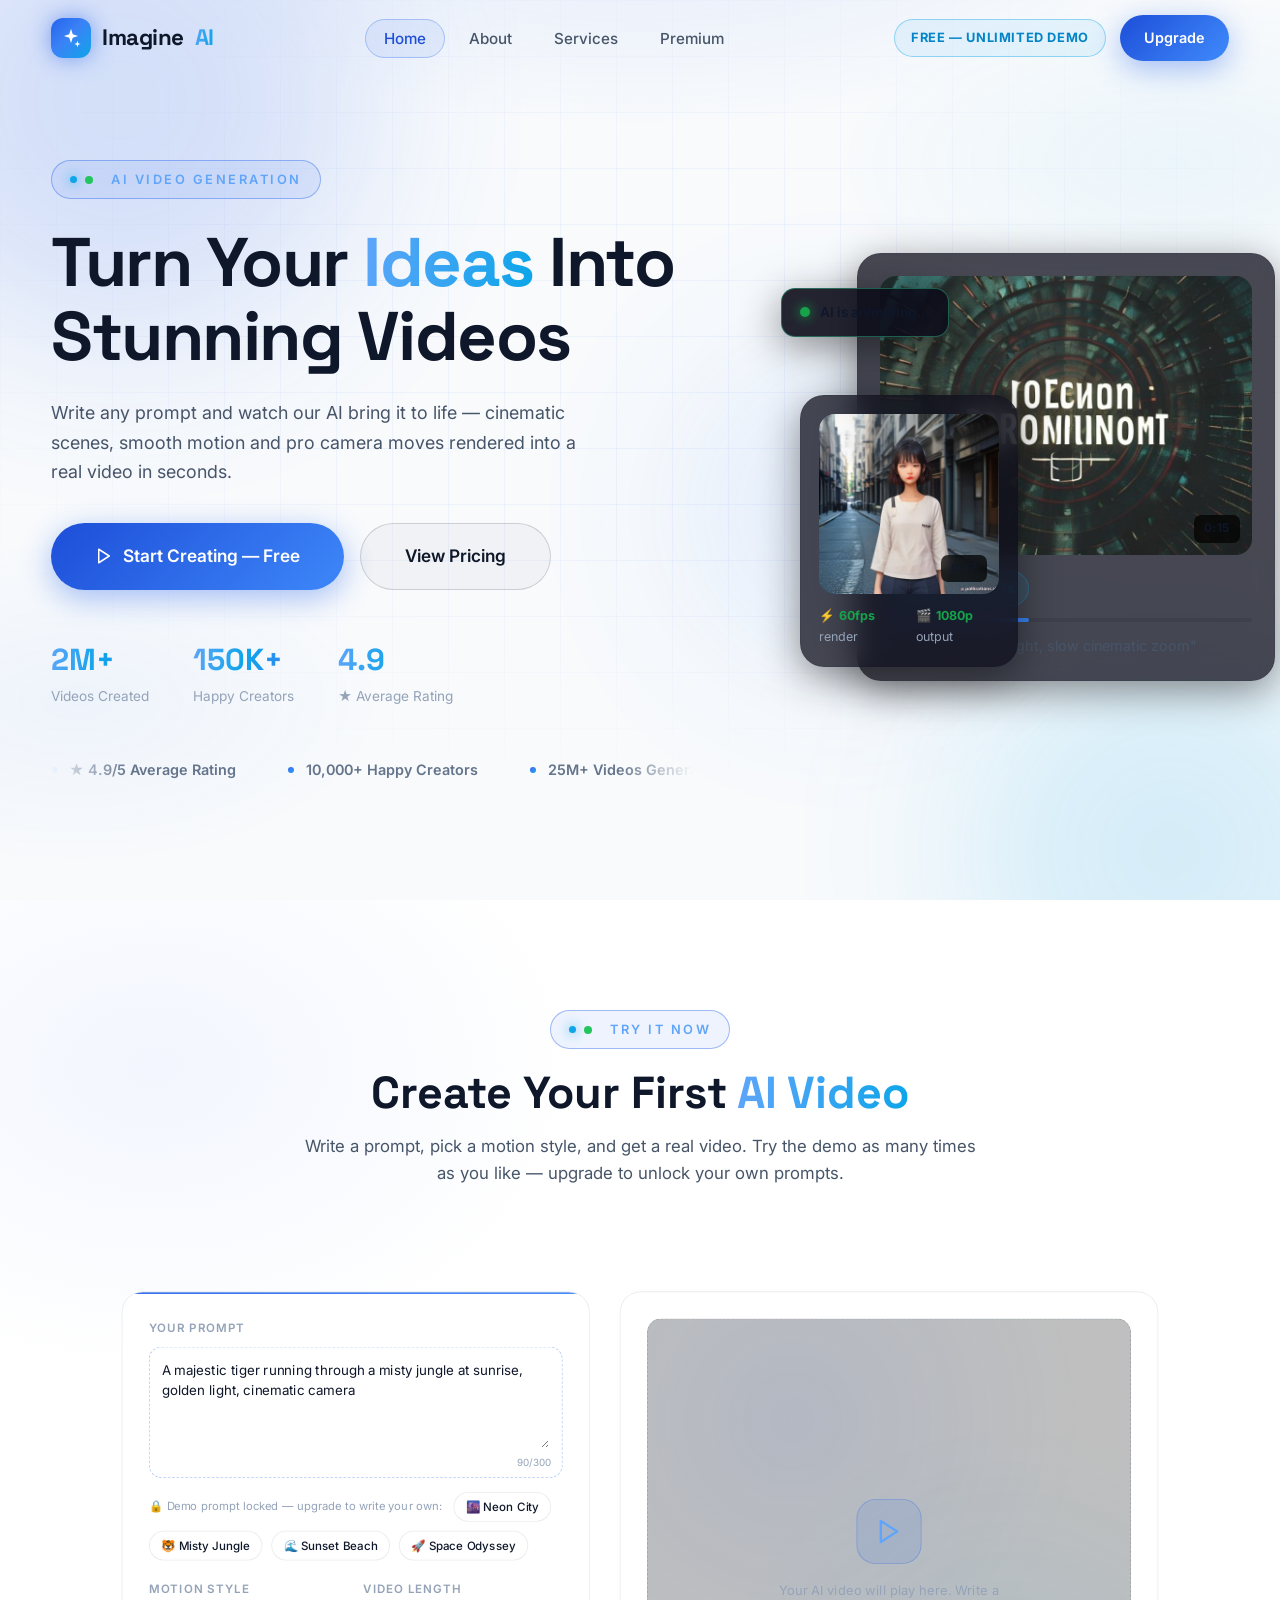
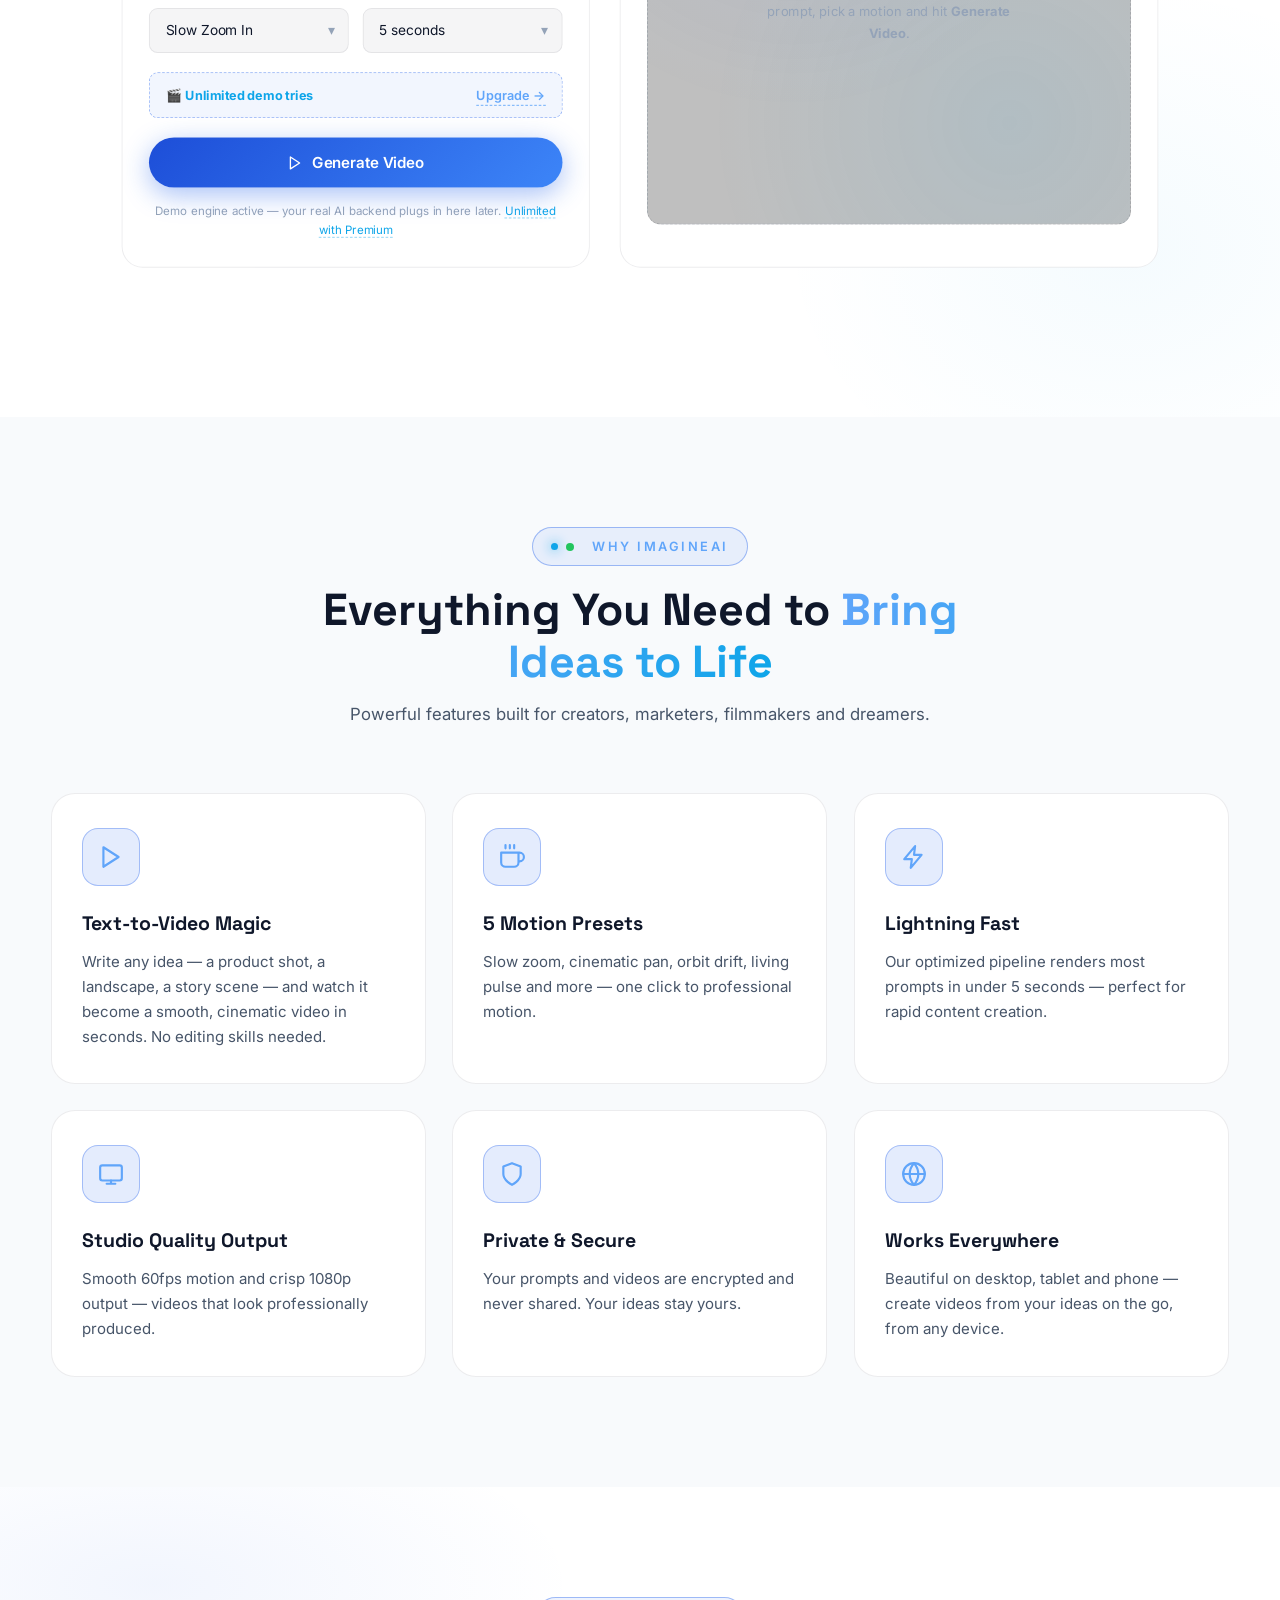
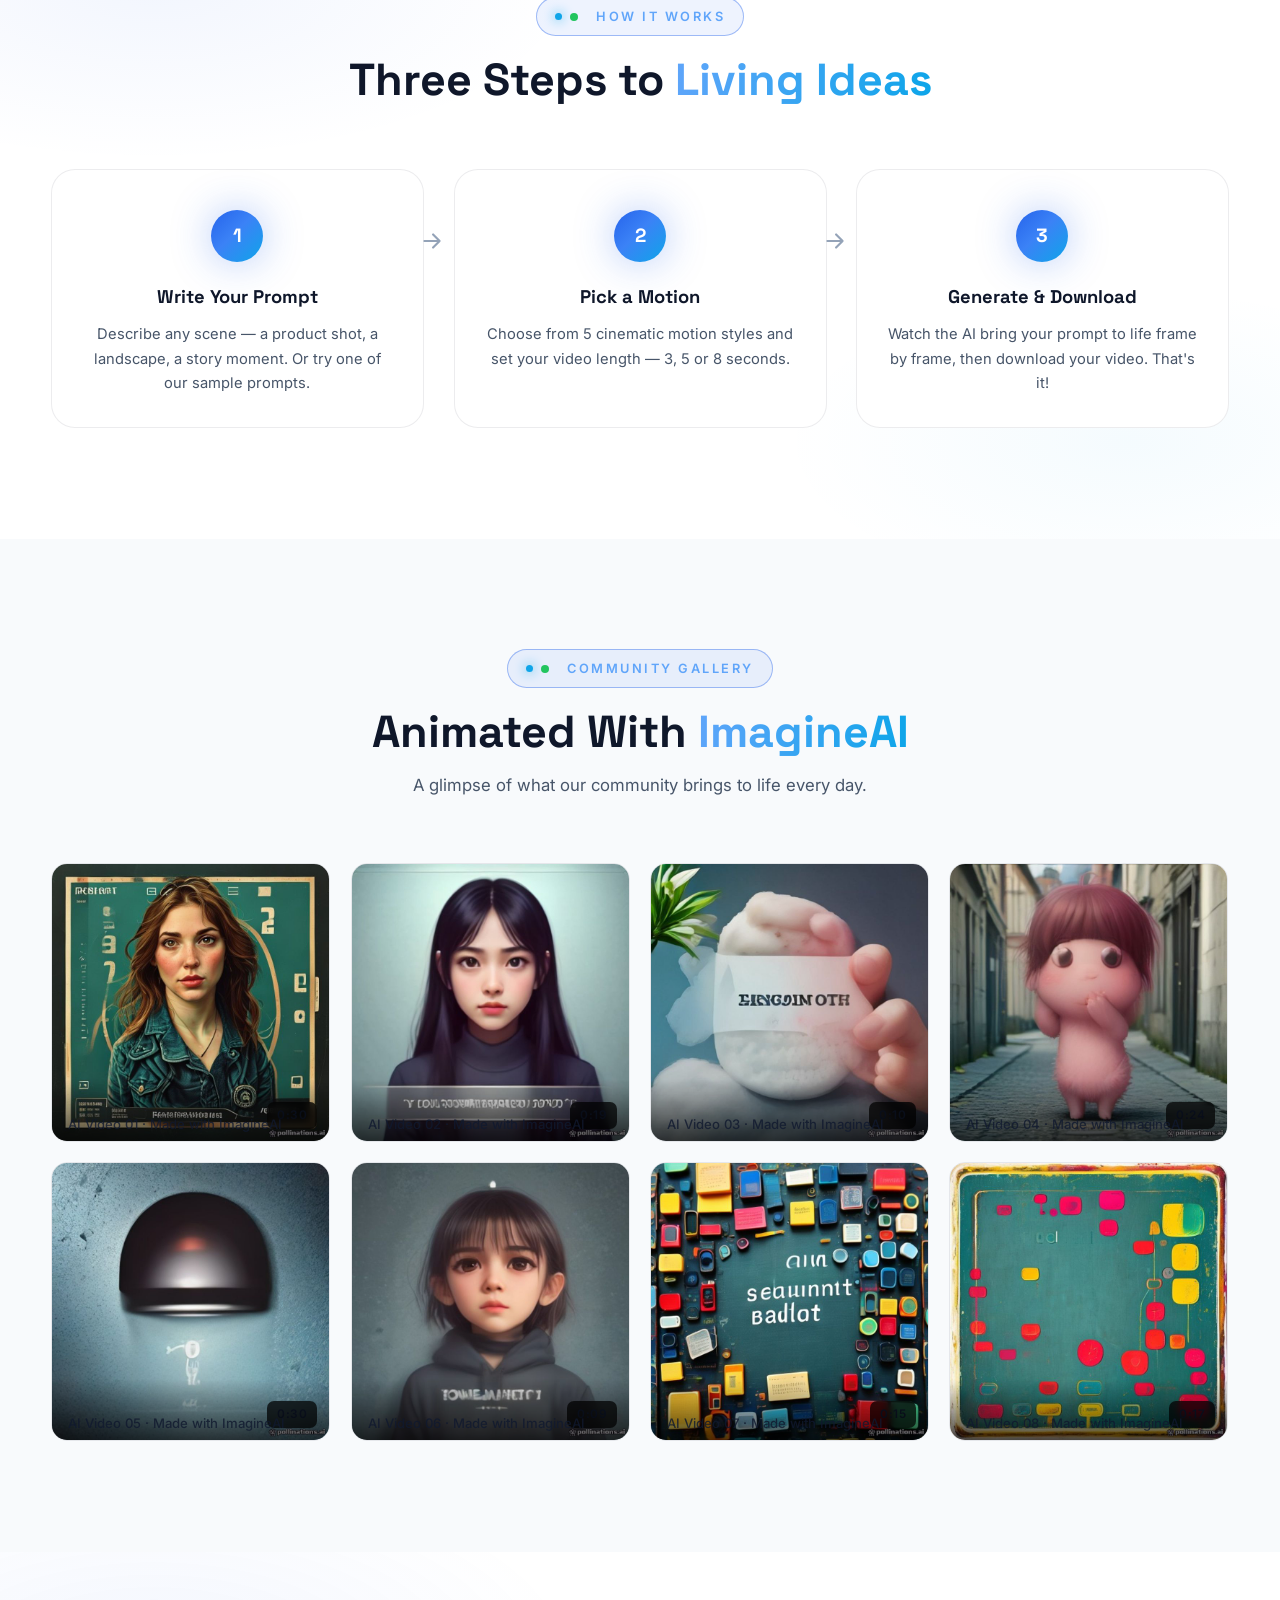
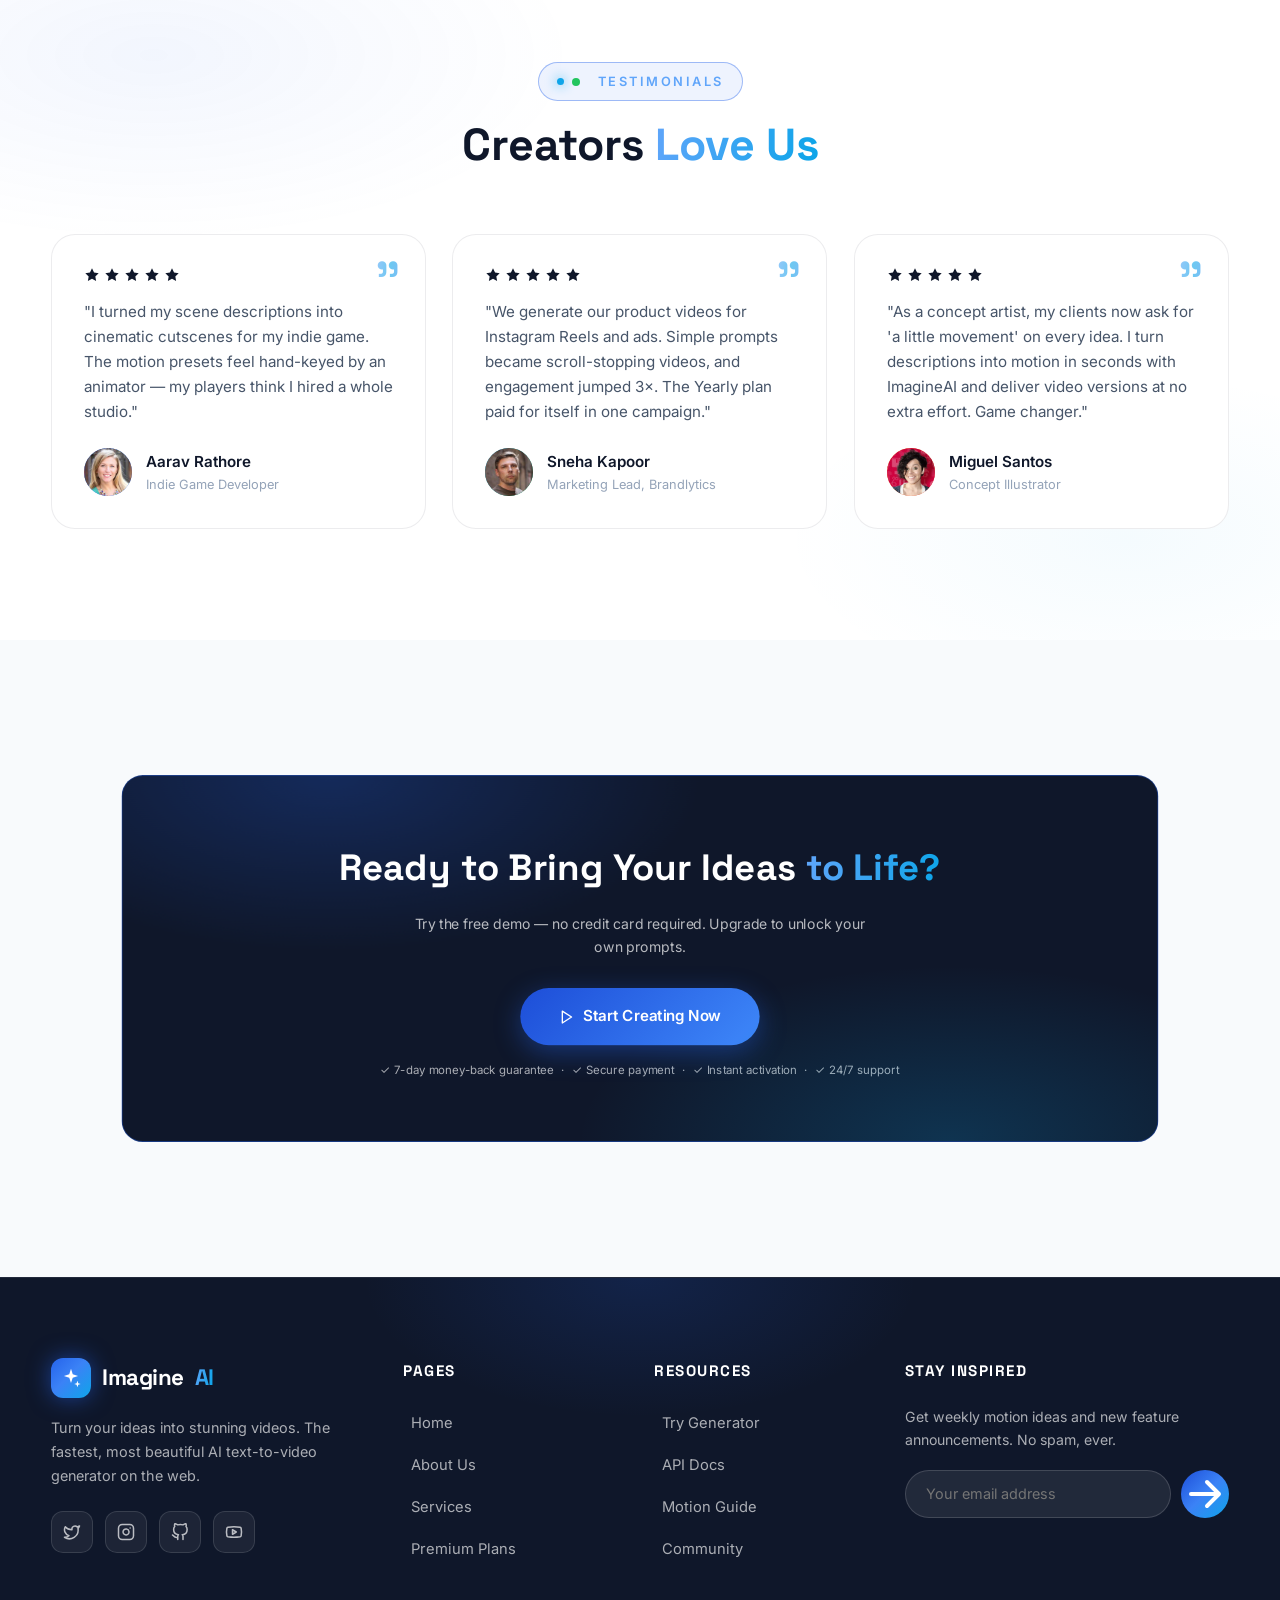
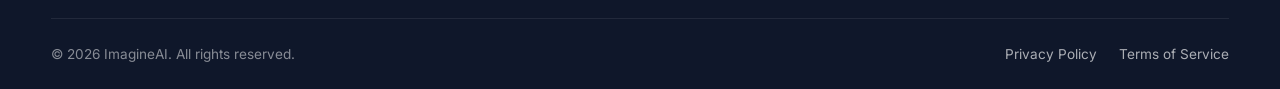
<file: index.html>
<!DOCTYPE html>
<html lang="en">
<head>
  <meta charset="UTF-8">
  <meta name="viewport" content="width=device-width, initial-scale=1.0">
  <title>ImagineAI — Turn Text into Stunning Videos</title>
  <meta name="description" content="ImagineAI is a powerful AI text-to-video generator. Write any prompt and watch our AI turn it into a smooth, cinematic video in seconds.">
  <link rel="icon" href="data:image/svg+xml,<svg xmlns='http://www.w3.org/2000/svg' viewBox='0 0 100 100'><text y='.9em' font-size='90'>🎬</text></svg>">
  <link rel="preconnect" href="https://fonts.googleapis.com">
  <link rel="preconnect" href="https://fonts.gstatic.com" crossorigin>
  <link href="https://fonts.googleapis.com/css2?family=Inter:wght@400;500;600;700&family=Space+Grotesk:wght@500;600;700&display=swap" rel="stylesheet">
  <link rel="stylesheet" href="css/style.css">
</head>
<body>

  <!-- ===== Launch Offer Ribbon ===== -->
  <div class="offer-ribbon" data-offer-banner>
    🎁 Launch Offer: ₹459/Year plan — buy before <b>25 September 2026</b> → get 1 Year of Unlimited text-to-video FREE
    <a href="premium.html">Grab the Offer →</a>
  </div>

  <!-- ===== Preloader ===== -->
  <div id="preloader">
    <div class="loader-ring"></div>
    <div class="loader-text grad-text">ImagineAI</div>
  </div>

  <!-- ===== Navbar ===== -->
  <nav class="navbar" id="navbar">
    <div class="container nav-inner">
      <a href="index.html" class="logo">
        <span class="logo-mark">
          <svg viewBox="0 0 24 24" fill="currentColor"><path d="M12 2l1.9 5.8L19.7 9.7l-5.8 1.9L12 17.4l-1.9-5.8L4.3 9.7l5.8-1.9L12 2z"/><path d="M19 15l.9 2.6L22.5 18.5l-2.6.9L19 22l-.9-2.6-2.6-.9 2.6-.9L19 15z"/></svg>
        </span>
        Imagine<span class="grad-text">AI</span>
      </a>
      <ul class="nav-links" id="navLinks">
        <li><a href="index.html">Home</a></li>
        <li><a href="about.html">About</a></li>
        <li><a href="services.html">Services</a></li>
        <li><a href="premium.html">Premium</a></li>
      </ul>
      <div class="nav-cta">
        <span class="plan-badge free">Free — Unlimited Demo</span>
        <a href="premium.html" class="btn btn-primary btn-sm">Upgrade</a>
        <button class="hamburger" id="hamburger" aria-label="Open menu"><span></span></button>
      </div>
    </div>
  </nav>

  <!-- ===== Hero ===== -->
  <header class="hero">
    <div class="hero-bg">
      <div class="grid-pattern"></div>
      <div class="orb orb-1"></div>
      <div class="orb orb-2"></div>
      <div class="orb orb-3"></div>
    </div>
    <div class="container hero-inner">
      <div class="hero-copy">
        <span class="eyebrow reveal">AI Video Generation</span>
        <h1 class="hero-title reveal d-1">Turn Your <span class="grad-text">Ideas</span> Into Stunning Videos</h1>
        <p class="hero-sub reveal d-2">
          Write any prompt and watch our AI bring it to life — cinematic scenes,
          smooth motion and pro camera moves rendered into a real video in seconds.
        </p>
        <div class="hero-actions reveal d-3">
          <a href="#generator" class="btn btn-primary btn-lg">
            <svg viewBox="0 0 24 24" fill="none" stroke="currentColor" stroke-width="2" stroke-linecap="round" stroke-linejoin="round"><polygon points="5 3 19 12 5 21 5 3"/></svg>
            Start Creating — Free
          </a>
          <a href="premium.html" class="btn btn-ghost btn-lg">View Pricing</a>
        </div>
        <div class="hero-stats reveal d-4">
          <div class="hero-stat">
            <div class="num" data-count="2" data-suffix="M+">0</div>
            <div class="lbl">Videos Created</div>
          </div>
          <div class="hero-stat">
            <div class="num" data-count="150" data-suffix="K+">0</div>
            <div class="lbl">Happy Creators</div>
          </div>
          <div class="hero-stat">
            <div class="num" data-count="4.9">0</div>
            <div class="lbl">★ Average Rating</div>
          </div>
        </div>
      </div>

      <div class="hero-visual reveal-right d-2">
        <div class="fc-badge"><span class="dot"></span> AI is animating…</div>
        <div class="float-card fc-main">
          <div class="fc-img">
            <video class="showcase" src="images/ai-1.mp4" poster="images/hero-main.jpg" muted loop playsinline preload="metadata" aria-label="AI generated video"></video>
            <div class="dur-badge">0:15</div>
          </div>
          <span class="fc-tag">▶ Animated in 3.2s</span>
          <div class="fc-progress"><i></i></div>
          <p class="fc-prompt">
            <svg viewBox="0 0 24 24" fill="none" stroke="currentColor" stroke-width="2" stroke-linecap="round" stroke-linejoin="round"><path d="M4 6h16M4 12h16M4 18h10"/></svg>
            "A neon city at night, slow cinematic zoom"
          </p>
        </div>
        <div class="float-card fc-side">
          <div class="fc-img">
            <video class="showcase" src="images/ai-2.mp4" poster="images/hero-side.jpg" muted loop playsinline preload="metadata" aria-label="AI generated video"></video>
            <div class="dur-badge">0:17</div>
          </div>
          <div class="fc-stats"><span>⚡ <b>60fps</b> render</span><span>🎬 <b>1080p</b> output</span></div>
        </div>
      </div>
    </div>
  </header>

  <!-- ===== Generator ===== -->
  <section class="section section-alt" id="generator">
    <div class="container">
      <div class="section-head reveal">
        <span class="eyebrow">Try It Now</span>
        <h2>Create Your First <span class="grad-text">AI Video</span></h2>
        <p>Write a prompt, pick a motion style, and get a real video. Try the demo as many times as you like — upgrade to unlock your own prompts.</p>
      </div>

      <div class="generator-wrap reveal-zoom">
        <!-- Controls -->
        <form class="gen-panel" id="genForm" autocomplete="off">
          <div class="gen-field">
            <label class="gen-label" for="genPrompt">Your Prompt</label>
            <div class="prompt-box" id="promptBox">
              <textarea class="prompt-ta" id="genPrompt" rows="4" maxlength="300" placeholder="Describe your video, e.g. 'A majestic tiger running through a misty jungle at sunrise, cinematic camera'"></textarea>
              <div class="prompt-counter"><span id="promptCount">0</span>/300</div>
            </div>
            <div class="sample-chips" id="sampleChips">
              <span class="sc-label">No idea? Try a sample prompt:</span>
              <button type="button" class="prompt-chip" data-prompt="A neon city skyline at night, rain reflecting colorful lights, slow cinematic zoom">🌆 Neon City</button>
              <button type="button" class="prompt-chip" data-prompt="A majestic tiger walking through a misty jungle, golden morning light, epic camera">🐯 Misty Jungle</button>
              <button type="button" class="prompt-chip" data-prompt="Waves crashing on a beach at sunset, seagulls flying, dreamy golden hour">🌊 Sunset Beach</button>
              <button type="button" class="prompt-chip" data-prompt="An astronaut floating through a colorful nebula in deep space, 4K">🚀 Space Odyssey</button>
            </div>
          </div>
          <div class="gen-row">
            <div class="gen-field">
              <label class="gen-label" for="genMotion">Motion Style</label>
              <div class="select-wrap">
                <select class="gen-input" id="genMotion">
                  <option value="zoom-in">Slow Zoom In</option>
                  <option value="zoom-out">Slow Zoom Out</option>
                  <option value="pan">Cinematic Pan</option>
                  <option value="orbit">Orbit Drift</option>
                  <option value="pulse">Living Pulse</option>
                </select>
              </div>
            </div>
            <div class="gen-field">
              <label class="gen-label" for="genDuration">Video Length</label>
              <div class="select-wrap">
                <select class="gen-input" id="genDuration">
                  <option value="3">3 seconds</option>
                  <option value="5" selected>5 seconds</option>
                  <option value="8">8 seconds</option>
                </select>
              </div>
            </div>
          </div>
          <div class="credits-chip" id="creditsChip">
            <span>🎬 <span class="free-left">Unlimited demo tries</span><span class="unlimited" style="display:none">⚡ Unlimited videos</span></span>
            <a href="premium.html">Upgrade →</a>
          </div>
          <button type="submit" class="btn btn-primary btn-lg btn-block">
            <svg viewBox="0 0 24 24" fill="none" stroke="currentColor" stroke-width="2" stroke-linecap="round" stroke-linejoin="round"><polygon points="5 3 19 12 5 21 5 3"/></svg>
            Generate Video
          </button>
          <p class="gen-hint">Demo engine active — your real AI backend plugs in here later. <a href="premium.html">Unlimited with Premium</a></p>
        </form>

        <!-- Output -->
        <div class="gen-output-panel">
          <div class="gen-output-frame" id="genFrame">
            <div class="gen-placeholder" id="genPlaceholder">
              <div class="ph-icon">
                <svg viewBox="0 0 24 24" fill="none" stroke="currentColor" stroke-width="2" stroke-linecap="round" stroke-linejoin="round"><polygon points="5 3 19 12 5 21 5 3"/></svg>
              </div>
              <p>Your AI video will play here. Write a prompt, pick a motion and hit <b>Generate Video</b>.</p>
            </div>
            <canvas id="genCanvas" class="gen-canvas" style="display:none"></canvas>
            <video id="genVideo" class="gen-video" style="display:none" controls loop playsinline muted></video>
            <div class="gen-loading" id="genLoading">
              <div class="loading-overlay">
                <div class="loading-orb"></div>
                <div class="stage-text" id="stageText">Analyzing your prompt…<span class="cursor"></span></div>
                <div class="stage-bar" id="stageBar"><i></i></div>
              </div>
            </div>
          </div>
          <div style="margin-top:18px;text-align:center">
            <button class="btn btn-ghost btn-sm" id="downloadBtn" style="display:none">
              <svg viewBox="0 0 24 24" fill="none" stroke="currentColor" stroke-width="2" stroke-linecap="round" stroke-linejoin="round"><path d="M21 15v4a2 2 0 0 1-2 2H5a2 2 0 0 1-2-2v-4M7 10l5 5 5-5M12 15V3"/></svg>
              Download Video
            </button>
          </div>
        </div>
      </div>
    </div>
  </section>

  <!-- ===== Features ===== -->
  <section class="section">
    <div class="container">
      <div class="section-head reveal">
        <span class="eyebrow">Why ImagineAI</span>
        <h2>Everything You Need to <span class="grad-text">Bring Ideas to Life</span></h2>
        <p>Powerful features built for creators, marketers, filmmakers and dreamers.</p>
      </div>
      <div class="features-grid">
        <div class="feature-card reveal">
          <div class="feature-icon"><svg viewBox="0 0 24 24" fill="none" stroke="currentColor" stroke-width="2" stroke-linecap="round" stroke-linejoin="round"><polygon points="5 3 19 12 5 21 5 3"/></svg></div>
          <h3>Text-to-Video Magic</h3>
          <p>Write any idea — a product shot, a landscape, a story scene — and watch it become a smooth, cinematic video in seconds. No editing skills needed.</p>
        </div>
        <div class="feature-card reveal d-1">
          <div class="feature-icon"><svg viewBox="0 0 24 24" fill="none" stroke="currentColor" stroke-width="2" stroke-linecap="round" stroke-linejoin="round"><path d="M18 8h1a4 4 0 0 1 0 8h-1M2 8h16v9a4 4 0 0 1-4 4H6a4 4 0 0 1-4-4V8zM6 1v3M10 1v3M14 1v3"/></svg></div>
          <h3>5 Motion Presets</h3>
          <p>Slow zoom, cinematic pan, orbit drift, living pulse and more — one click to professional motion.</p>
        </div>
        <div class="feature-card reveal d-2">
          <div class="feature-icon"><svg viewBox="0 0 24 24" fill="none" stroke="currentColor" stroke-width="2" stroke-linecap="round" stroke-linejoin="round"><path d="M13 2L3 14h7l-1 8 10-12h-7l1-8z"/></svg></div>
          <h3>Lightning Fast</h3>
          <p>Our optimized pipeline renders most prompts in under 5 seconds — perfect for rapid content creation.</p>
        </div>
        <div class="feature-card reveal">
          <div class="feature-icon"><svg viewBox="0 0 24 24" fill="none" stroke="currentColor" stroke-width="2" stroke-linecap="round" stroke-linejoin="round"><rect x="2" y="4" width="20" height="14" rx="2"/><path d="M8 21h8M12 18v3"/></svg></div>
          <h3>Studio Quality Output</h3>
          <p>Smooth 60fps motion and crisp 1080p output — videos that look professionally produced.</p>
        </div>
        <div class="feature-card reveal d-1">
          <div class="feature-icon"><svg viewBox="0 0 24 24" fill="none" stroke="currentColor" stroke-width="2" stroke-linecap="round" stroke-linejoin="round"><path d="M12 22s8-4 8-10V5l-8-3-8 3v7c0 6 8 10 8 10z"/></svg></div>
          <h3>Private & Secure</h3>
          <p>Your prompts and videos are encrypted and never shared. Your ideas stay yours.</p>
        </div>
        <div class="feature-card reveal d-2">
          <div class="feature-icon"><svg viewBox="0 0 24 24" fill="none" stroke="currentColor" stroke-width="2" stroke-linecap="round" stroke-linejoin="round"><circle cx="12" cy="12" r="10"/><path d="M2 12h20M12 2a15.3 15.3 0 0 1 4 10 15.3 15.3 0 0 1-4 10 15.3 15.3 0 0 1-4-10 15.3 15.3 0 0 1 4-10z"/></svg></div>
          <h3>Works Everywhere</h3>
          <p>Beautiful on desktop, tablet and phone — create videos from your ideas on the go, from any device.</p>
        </div>
      </div>
    </div>
  </section>

  <!-- ===== How it works ===== -->
  <section class="section section-alt">
    <div class="container">
      <div class="section-head reveal">
        <span class="eyebrow">How It Works</span>
        <h2>Three Steps to <span class="grad-text">Living Ideas</span></h2>
      </div>
      <div class="steps">
        <div class="step-card reveal">
          <div class="step-num">1</div>
          <h3>Write Your Prompt</h3>
          <p>Describe any scene — a product shot, a landscape, a story moment. Or try one of our sample prompts.</p>
          <svg class="step-arrow" viewBox="0 0 24 24" fill="none" stroke="currentColor" stroke-width="2" stroke-linecap="round" stroke-linejoin="round"><path d="M5 12h14M13 6l6 6-6 6"/></svg>
        </div>
        <div class="step-card reveal d-1">
          <div class="step-num">2</div>
          <h3>Pick a Motion</h3>
          <p>Choose from 5 cinematic motion styles and set your video length — 3, 5 or 8 seconds.</p>
          <svg class="step-arrow" viewBox="0 0 24 24" fill="none" stroke="currentColor" stroke-width="2" stroke-linecap="round" stroke-linejoin="round"><path d="M5 12h14M13 6l6 6-6 6"/></svg>
        </div>
        <div class="step-card reveal d-2">
          <div class="step-num">3</div>
          <h3>Generate & Download</h3>
          <p>Watch the AI bring your prompt to life frame by frame, then download your video. That's it!</p>
        </div>
      </div>
    </div>
  </section>

  <!-- ===== Gallery ===== -->
  <section class="section">
    <div class="container">
      <div class="section-head reveal">
        <span class="eyebrow">Community Gallery</span>
        <h2>Animated With <span class="grad-text">ImagineAI</span></h2>
        <p>A glimpse of what our community brings to life every day.</p>
      </div>
      <div class="gallery-grid">
        <div class="gallery-item reveal">
          <video class="showcase" src="images/ai-3.mp4" poster="images/gallery-1.jpg" muted loop playsinline preload="metadata" aria-label="AI generated video"></video>
          <div class="dur-badge">0:30</div>
          <div class="g-cap">AI Video 01 · Made with ImagineAI</div>
        </div>
        <div class="gallery-item reveal">
          <video class="showcase" src="images/ai-4.mp4" poster="images/gallery-2.jpg" muted loop playsinline preload="metadata" aria-label="AI generated video"></video>
          <div class="dur-badge">0:19</div>
          <div class="g-cap">AI Video 02 · Made with ImagineAI</div>
        </div>
        <div class="gallery-item reveal">
          <video class="showcase" src="images/ai-5.mp4" poster="images/gallery-3.jpg" muted loop playsinline preload="metadata" aria-label="AI generated video"></video>
          <div class="dur-badge">0:10</div>
          <div class="g-cap">AI Video 03 · Made with ImagineAI</div>
        </div>
        <div class="gallery-item reveal">
          <video class="showcase" src="images/ai-6.mp4" poster="images/gallery-4.jpg" muted loop playsinline preload="metadata" aria-label="AI generated video"></video>
          <div class="dur-badge">0:24</div>
          <div class="g-cap">AI Video 04 · Made with ImagineAI</div>
        </div>
        <div class="gallery-item reveal">
          <video class="showcase" src="images/ai-7.mp4" poster="images/gallery-5.jpg" muted loop playsinline preload="metadata" aria-label="AI generated video"></video>
          <div class="dur-badge">0:30</div>
          <div class="g-cap">AI Video 05 · Made with ImagineAI</div>
        </div>
        <div class="gallery-item reveal">
          <video class="showcase" src="images/ai-8.mp4" poster="images/gallery-6.jpg" muted loop playsinline preload="metadata" aria-label="AI generated video"></video>
          <div class="dur-badge">0:09</div>
          <div class="g-cap">AI Video 06 · Made with ImagineAI</div>
        </div>
        <div class="gallery-item reveal">
          <video class="showcase" src="images/ai-1.mp4" poster="images/gallery-7.jpg" muted loop playsinline preload="metadata" aria-label="AI generated video"></video>
          <div class="dur-badge">0:15</div>
          <div class="g-cap">AI Video 07 · Made with ImagineAI</div>
        </div>
        <div class="gallery-item reveal">
          <video class="showcase" src="images/ai-2.mp4" poster="images/gallery-8.jpg" muted loop playsinline preload="metadata" aria-label="AI generated video"></video>
          <div class="dur-badge">0:17</div>
          <div class="g-cap">AI Video 08 · Made with ImagineAI</div>
        </div>
      </div>
    </div>
  </section>

  <!-- ===== Testimonials ===== -->
  <section class="section section-alt">
    <div class="container">
      <div class="section-head reveal">
        <span class="eyebrow">Testimonials</span>
        <h2>Creators <span class="grad-text">Love Us</span></h2>
      </div>
      <div class="testi-grid">
        <div class="testi-card reveal">
          <span class="quote-mark">"</span>
          <div class="testi-stars">
            <svg viewBox="0 0 24 24" fill="currentColor"><path d="M12 2l3.09 6.26L22 9.27l-5 4.87 1.18 6.88L12 17.77l-6.18 3.25L7 14.14 2 9.27l6.91-1.01L12 2z"/></svg>
            <svg viewBox="0 0 24 24" fill="currentColor"><path d="M12 2l3.09 6.26L22 9.27l-5 4.87 1.18 6.88L12 17.77l-6.18 3.25L7 14.14 2 9.27l6.91-1.01L12 2z"/></svg>
            <svg viewBox="0 0 24 24" fill="currentColor"><path d="M12 2l3.09 6.26L22 9.27l-5 4.87 1.18 6.88L12 17.77l-6.18 3.25L7 14.14 2 9.27l6.91-1.01L12 2z"/></svg>
            <svg viewBox="0 0 24 24" fill="currentColor"><path d="M12 2l3.09 6.26L22 9.27l-5 4.87 1.18 6.88L12 17.77l-6.18 3.25L7 14.14 2 9.27l6.91-1.01L12 2z"/></svg>
            <svg viewBox="0 0 24 24" fill="currentColor"><path d="M12 2l3.09 6.26L22 9.27l-5 4.87 1.18 6.88L12 17.77l-6.18 3.25L7 14.14 2 9.27l6.91-1.01L12 2z"/></svg>
          </div>
          <blockquote>"I turned my scene descriptions into cinematic cutscenes for my indie game. The motion presets feel hand-keyed by an animator — my players think I hired a whole studio."</blockquote>
          <div class="testi-user">
            <div class="testi-avatar av-1"><img src="images/testi-1.jpg" alt="Aarav Rathore"></div>
            <div><div class="who">Aarav Rathore</div><div class="role">Indie Game Developer</div></div>
          </div>
        </div>
        <div class="testi-card reveal d-1">
          <span class="quote-mark">"</span>
          <div class="testi-stars">
            <svg viewBox="0 0 24 24" fill="currentColor"><path d="M12 2l3.09 6.26L22 9.27l-5 4.87 1.18 6.88L12 17.77l-6.18 3.25L7 14.14 2 9.27l6.91-1.01L12 2z"/></svg>
            <svg viewBox="0 0 24 24" fill="currentColor"><path d="M12 2l3.09 6.26L22 9.27l-5 4.87 1.18 6.88L12 17.77l-6.18 3.25L7 14.14 2 9.27l6.91-1.01L12 2z"/></svg>
            <svg viewBox="0 0 24 24" fill="currentColor"><path d="M12 2l3.09 6.26L22 9.27l-5 4.87 1.18 6.88L12 17.77l-6.18 3.25L7 14.14 2 9.27l6.91-1.01L12 2z"/></svg>
            <svg viewBox="0 0 24 24" fill="currentColor"><path d="M12 2l3.09 6.26L22 9.27l-5 4.87 1.18 6.88L12 17.77l-6.18 3.25L7 14.14 2 9.27l6.91-1.01L12 2z"/></svg>
            <svg viewBox="0 0 24 24" fill="currentColor"><path d="M12 2l3.09 6.26L22 9.27l-5 4.87 1.18 6.88L12 17.77l-6.18 3.25L7 14.14 2 9.27l6.91-1.01L12 2z"/></svg>
          </div>
          <blockquote>"We generate our product videos for Instagram Reels and ads. Simple prompts became scroll-stopping videos, and engagement jumped 3×. The Yearly plan paid for itself in one campaign."</blockquote>
          <div class="testi-user">
            <div class="testi-avatar av-2"><img src="images/testi-2.jpg" alt="Sneha Kapoor"></div>
            <div><div class="who">Sneha Kapoor</div><div class="role">Marketing Lead, Brandlytics</div></div>
          </div>
        </div>
        <div class="testi-card reveal d-2">
          <span class="quote-mark">"</span>
          <div class="testi-stars">
            <svg viewBox="0 0 24 24" fill="currentColor"><path d="M12 2l3.09 6.26L22 9.27l-5 4.87 1.18 6.88L12 17.77l-6.18 3.25L7 14.14 2 9.27l6.91-1.01L12 2z"/></svg>
            <svg viewBox="0 0 24 24" fill="currentColor"><path d="M12 2l3.09 6.26L22 9.27l-5 4.87 1.18 6.88L12 17.77l-6.18 3.25L7 14.14 2 9.27l6.91-1.01L12 2z"/></svg>
            <svg viewBox="0 0 24 24" fill="currentColor"><path d="M12 2l3.09 6.26L22 9.27l-5 4.87 1.18 6.88L12 17.77l-6.18 3.25L7 14.14 2 9.27l6.91-1.01L12 2z"/></svg>
            <svg viewBox="0 0 24 24" fill="currentColor"><path d="M12 2l3.09 6.26L22 9.27l-5 4.87 1.18 6.88L12 17.77l-6.18 3.25L7 14.14 2 9.27l6.91-1.01L12 2z"/></svg>
            <svg viewBox="0 0 24 24" fill="currentColor"><path d="M12 2l3.09 6.26L22 9.27l-5 4.87 1.18 6.88L12 17.77l-6.18 3.25L7 14.14 2 9.27l6.91-1.01L12 2z"/></svg>
          </div>
          <blockquote>"As a concept artist, my clients now ask for 'a little movement' on every idea. I turn descriptions into motion in seconds with ImagineAI and deliver video versions at no extra effort. Game changer."</blockquote>
          <div class="testi-user">
            <div class="testi-avatar av-3"><img src="images/testi-3.jpg" alt="Miguel Santos"></div>
            <div><div class="who">Miguel Santos</div><div class="role">Concept Illustrator</div></div>
          </div>
        </div>
      </div>
    </div>
  </section>

  <!-- ===== CTA ===== -->
  <section class="section">
    <div class="container">
      <div class="cta-banner reveal-zoom">
        <h2>Ready to Bring Your Ideas <span class="grad-text">to Life?</span></h2>
        <p>Try the free demo — no credit card required. Upgrade to unlock your own prompts.</p>
        <a href="#generator" class="btn btn-primary btn-lg">
          <svg viewBox="0 0 24 24" fill="none" stroke="currentColor" stroke-width="2" stroke-linecap="round" stroke-linejoin="round"><polygon points="5 3 19 12 5 21 5 3"/></svg>
          Start Creating Now
        </a>
        <div class="cta-trust">✓ 7-day money-back guarantee &nbsp;·&nbsp; ✓ Secure payment &nbsp;·&nbsp; ✓ Instant activation &nbsp;·&nbsp; ✓ 24/7 support</div>
      </div>
    </div>
  </section>

  <!-- ===== Footer ===== -->
  <footer class="footer">
    <div class="container">
      <div class="footer-grid">
        <div class="footer-brand">
          <a href="index.html" class="logo">
            <span class="logo-mark">
              <svg viewBox="0 0 24 24" fill="currentColor"><path d="M12 2l1.9 5.8L19.7 9.7l-5.8 1.9L12 17.4l-1.9-5.8L4.3 9.7l5.8-1.9L12 2z"/><path d="M19 15l.9 2.6L22.5 18.5l-2.6.9L19 22l-.9-2.6-2.6-.9 2.6-.9L19 15z"/></svg>
            </span>
            Imagine<span class="grad-text">AI</span>
          </a>
          <p>Turn your ideas into stunning videos. The fastest, most beautiful AI text-to-video generator on the web.</p>
          <div class="footer-social">
            <a href="#" aria-label="Twitter"><svg viewBox="0 0 24 24" fill="none" stroke="currentColor" stroke-width="2" stroke-linecap="round" stroke-linejoin="round"><path d="M22 4s-.7 2.1-2 3.4c1.6 10-9.4 17.3-18 11.6 2.2.1 4.4-.6 6-2C3 15.5.5 9.6 3 5c2.2 2.6 5.6 4.1 9 4-.9-4.2 4-6.6 7-3.8 1.1 0 3-1.2 3-1.2z"/></svg></a>
            <a href="#" aria-label="Instagram"><svg viewBox="0 0 24 24" fill="none" stroke="currentColor" stroke-width="2" stroke-linecap="round" stroke-linejoin="round"><rect x="2" y="2" width="20" height="20" rx="5"/><path d="M16 11.37A4 4 0 1 1 12.63 8 4 4 0 0 1 16 11.37z"/><line x1="17.5" y1="6.5" x2="17.51" y2="6.5"/></svg></a>
            <a href="#" aria-label="GitHub"><svg viewBox="0 0 24 24" fill="none" stroke="currentColor" stroke-width="2" stroke-linecap="round" stroke-linejoin="round"><path d="M9 19c-5 1.5-5-2.5-7-3m14 6v-3.87a3.37 3.37 0 0 0-.94-2.61c3.14-.35 6.44-1.54 6.44-7A5.44 5.44 0 0 0 20 4.77 5.07 5.07 0 0 0 19.91 1S18.73.65 16 2.48a13.38 13.38 0 0 0-7 0C6.27.65 5.09 1 5.09 1A5.07 5.07 0 0 0 5 4.77a5.44 5.44 0 0 0-1.5 3.78c0 5.42 3.3 6.61 6.44 7A3.37 3.37 0 0 0 9 18.13V22"/></svg></a>
            <a href="#" aria-label="YouTube"><svg viewBox="0 0 24 24" fill="none" stroke="currentColor" stroke-width="2" stroke-linecap="round" stroke-linejoin="round"><path d="M2.5 17a24.12 24.12 0 0 1 0-10 2 2 0 0 1 1.4-1.4 49.56 49.56 0 0 1 16.2 0A2 2 0 0 1 21.5 7a24.12 24.12 0 0 1 0 10 2 2 0 0 1-1.4 1.4 49.55 49.55 0 0 1-16.2 0A2 2 0 0 1 2.5 17"/><polygon points="10 15 15 12 10 9 10 15"/></svg></a>
          </div>
        </div>
        <div class="footer-col">
          <h4>Pages</h4>
          <ul>
            <li><a href="index.html">Home</a></li>
            <li><a href="about.html">About Us</a></li>
            <li><a href="services.html">Services</a></li>
            <li><a href="premium.html">Premium Plans</a></li>
          </ul>
        </div>
        <div class="footer-col">
          <h4>Resources</h4>
          <ul>
            <li><a href="index.html#generator">Try Generator</a></li>
            <li><a href="#">API Docs</a></li>
            <li><a href="#">Motion Guide</a></li>
            <li><a href="#">Community</a></li>
          </ul>
        </div>
        <div class="footer-col footer-news">
          <h4>Stay Inspired</h4>
          <p>Get weekly motion ideas and new feature announcements. No spam, ever.</p>
          <form class="news-form">
            <input type="email" placeholder="Your email address" required>
            <button type="submit" aria-label="Subscribe">
              <svg viewBox="0 0 24 24" fill="none" stroke="currentColor" stroke-width="2" stroke-linecap="round" stroke-linejoin="round"><path d="M5 12h14M13 6l6 6-6 6"/></svg>
            </button>
          </form>
        </div>
      </div>
      <div class="footer-bottom">
        <span>© <span class="year">2025</span> ImagineAI. All rights reserved.</span>
        <div class="fb-links">
          <a href="#">Privacy Policy</a>
          <a href="#">Terms of Service</a>
        </div>
      </div>
    </div>
  </footer>

  <!-- ===== Upgrade Modal ===== -->
  <div class="modal-overlay" id="modalOverlay">
    <div class="modal">
      <button class="modal-close" aria-label="Close">
        <svg viewBox="0 0 24 24" fill="none" stroke="currentColor" stroke-width="2" stroke-linecap="round" stroke-linejoin="round"><path d="M18 6L6 18M6 6l12 12"/></svg>
      </button>
      <div class="m-icon">
        <svg viewBox="0 0 24 24" fill="none" stroke="currentColor" stroke-width="2" stroke-linecap="round" stroke-linejoin="round"><path d="M3 8l4 4 5-7 5 7 4-4-2 12H5L3 8z"/></svg>
      </div>
      <h3 class="m-title">Free limit reached!</h3>
      <p class="m-text">Upgrade to unlock writing your own prompts and unlimited AI video creation.</p>
      <a href="premium.html" class="btn btn-primary btn-block btn-lg">View Premium Plans</a>
      <p class="m-note">🔒 Secure checkout · 7-day money-back · Instant activation</p>
    </div>
  </div>

  <!-- ===== Back to top ===== -->
  <button class="to-top" id="toTop" aria-label="Back to top">
    <svg viewBox="0 0 24 24" fill="none" stroke="currentColor" stroke-width="2" stroke-linecap="round" stroke-linejoin="round"><path d="M12 19V5M5 12l7-7 7 7"/></svg>
  </button>

  <script src="js/main.js"></script>
  <script src="js/generator.js"></script>
  <script src="js/videos.js"></script>
  <script src="js/payment.js"></script>
  <script src="js/offer.js"></script>
  <script src="js/premium-feel.js"></script>
</body>
</html>
</file>
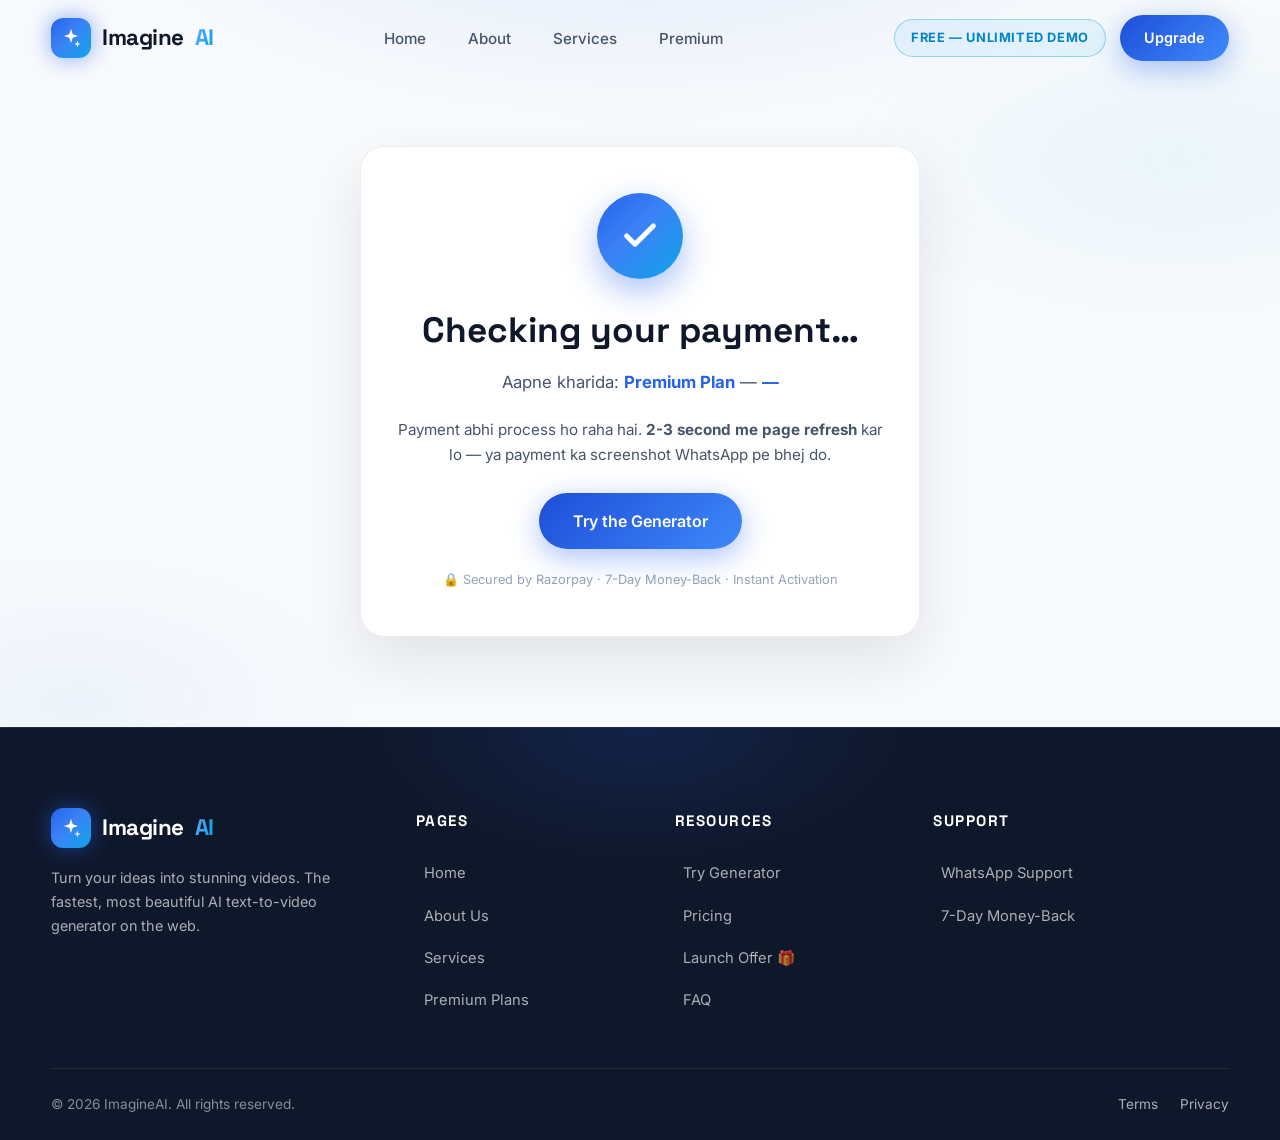
<file: payment-success.html>
<!DOCTYPE html>
<html lang="en">
<head>
  <meta charset="UTF-8">
  <meta name="viewport" content="width=device-width, initial-scale=1.0">
  <title>Payment Successful — ImagineAI</title>
  <meta name="description" content="Your ImagineAI payment was successful — your plan is being activated.">
  <link rel="icon" href="data:image/svg+xml,<svg xmlns='http://www.w3.org/2000/svg' viewBox='0 0 100 100'><text y='.9em' font-size='90'>🎬</text></svg>">
  <link rel="preconnect" href="https://fonts.googleapis.com">
  <link rel="preconnect" href="https://fonts.gstatic.com" crossorigin>
  <link href="https://fonts.googleapis.com/css2?family=Inter:wght@400;500;600;700&family=Space+Grotesk:wght@500;600;700&display=swap" rel="stylesheet">
  <link rel="stylesheet" href="css/style.css">
</head>
<body>

  <!-- ===== Preloader ===== -->
  <div id="preloader">
    <div class="loader-ring"></div>
    <div class="loader-text grad-text">ImagineAI</div>
  </div>

  <!-- ===== Navbar ===== -->
  <nav class="navbar" id="navbar">
    <div class="container nav-inner">
      <a href="index.html" class="logo">
        <span class="logo-mark">
          <svg viewBox="0 0 24 24" fill="currentColor"><path d="M12 2l1.9 5.8L19.7 9.7l-5.8 1.9L12 17.4l-1.9-5.8L4.3 9.7l5.8-1.9L12 2z"/><path d="M19 15l.9 2.6L22.5 18.5l-2.6.9L19 22l-.9-2.6-2.6-.9 2.6-.9L19 15z"/></svg>
        </span>
        Imagine<span class="grad-text">AI</span>
      </a>
      <ul class="nav-links" id="navLinks">
        <li><a href="index.html">Home</a></li>
        <li><a href="about.html">About</a></li>
        <li><a href="services.html">Services</a></li>
        <li><a href="premium.html">Premium</a></li>
      </ul>
      <div class="nav-cta">
        <span class="plan-badge free">Free — Unlimited Demo</span>
        <a href="premium.html" class="btn btn-primary btn-sm">Upgrade</a>
        <button class="hamburger" id="hamburger" aria-label="Open menu"><span></span></button>
      </div>
    </div>
  </nav>

  <!-- ===== Payment status ===== -->
  <main>
    <section class="pay-section">
      <div class="container">
        <div class="pay-card reveal visible" id="payStatus">
          <div class="pay-check">
            <svg viewBox="0 0 24 24" fill="none" stroke="currentColor" stroke-width="3" stroke-linecap="round" stroke-linejoin="round"><path d="M20 6L9 17l-5-5"/></svg>
          </div>
          <h1 id="payTitle">Payment Successful! 🎉</h1>
          <p class="pay-plan">Aapne kharida: <b id="payPlanName">Premium Plan</b> — <b id="payPlanPrice">—</b></p>
          <div class="pay-id-box" id="payIdBox">
            <span>Payment ID</span>
            <code id="payId">—</code>
          </div>
          <p class="pay-note" id="payNote">Aapka plan <b>10 minute me activate</b> ho jayega. Jaldi activation ke liye WhatsApp pe Payment ID bhej do. 👇</p>
          <div class="pay-actions">
            <a id="payWaBtn" class="btn btn-wa" href="#" target="_blank" rel="noopener">
              <svg viewBox="0 0 24 24" fill="currentColor"><path d="M12 2a10 10 0 0 0-8.6 15.1L2 22l5.05-1.32A10 10 0 1 0 12 2zm5.5 14.4c-.3-.15-1.76-.87-2.03-.97-.27-.1-.47-.15-.67.15-.2.3-.77.97-.94 1.17-.17.2-.35.22-.65.07-.3-.15-1.26-.46-2.4-1.48-.89-.79-1.49-1.77-1.66-2.07-.17-.3-.02-.46.13-.61.13-.13.3-.35.45-.52.15-.17.2-.3.3-.5.1-.2.05-.37-.02-.52-.08-.15-.67-1.62-.92-2.22-.24-.58-.49-.5-.67-.51h-.57c-.2 0-.52.07-.8.37-.27.3-1.04 1.02-1.04 2.5 0 1.47 1.07 2.9 1.22 3.1.15.2 2.1 3.2 5.08 4.49.71.3 1.26.49 1.7.63.71.22 1.36.19 1.87.12.57-.09 1.76-.72 2.01-1.42.25-.7.25-1.29.17-1.42-.07-.13-.27-.2-.57-.35z"/></svg>
              WhatsApp pe Payment ID bhejo
            </a>
            <a href="index.html#generator" class="btn btn-primary">Try the Generator</a>
          </div>
          <p class="pay-trust">🔒 Secured by Razorpay · 7-Day Money-Back · Instant Activation</p>
        </div>
      </div>
    </section>
  </main>

  <!-- ===== Footer ===== -->
  <footer class="footer">
    <div class="container">
      <div class="footer-grid">
        <div class="footer-brand">
          <a href="index.html" class="logo">
            <span class="logo-mark">
              <svg viewBox="0 0 24 24" fill="currentColor"><path d="M12 2l1.9 5.8L19.7 9.7l-5.8 1.9L12 17.4l-1.9-5.8L4.3 9.7l5.8-1.9L12 2z"/><path d="M19 15l.9 2.6L22.5 18.5l-2.6.9L19 22l-.9-2.6-2.6-.9 2.6-.9L19 15z"/></svg>
            </span>
            Imagine<span class="grad-text">AI</span>
          </a>
          <p>Turn your ideas into stunning videos. The fastest, most beautiful AI text-to-video generator on the web.</p>
        </div>
        <div class="footer-col">
          <h4>Pages</h4>
          <ul>
            <li><a href="index.html">Home</a></li>
            <li><a href="about.html">About Us</a></li>
            <li><a href="services.html">Services</a></li>
            <li><a href="premium.html">Premium Plans</a></li>
          </ul>
        </div>
        <div class="footer-col">
          <h4>Resources</h4>
          <ul>
            <li><a href="index.html#generator">Try Generator</a></li>
            <li><a href="premium.html">Pricing</a></li>
            <li><a href="premium.html">Launch Offer 🎁</a></li>
            <li><a href="premium.html#faq">FAQ</a></li>
          </ul>
        </div>
        <div class="footer-col">
          <h4>Support</h4>
          <ul>
            <li><a href="#" id="waSupport">WhatsApp Support</a></li>
            <li><a href="premium.html">7-Day Money-Back</a></li>
          </ul>
        </div>
      </div>
      <div class="footer-bottom">
        <span>© <span class="year">2026</span> ImagineAI. All rights reserved.</span>
        <div class="fb-links">
          <a href="premium.html">Terms</a>
          <a href="premium.html">Privacy</a>
        </div>
      </div>
    </div>
  </footer>

  <!-- ===== Back to top ===== -->
  <button class="to-top" id="toTop" aria-label="Back to top">
    <svg viewBox="0 0 24 24" fill="none" stroke="currentColor" stroke-width="2" stroke-linecap="round" stroke-linejoin="round"><path d="M12 19V5M5 12l7-7 7 7"/></svg>
  </button>

  <script src="js/main.js"></script>
  <script src="js/payment.js"></script>
  <script src="js/premium-feel.js"></script>
</body>
</html>
</file>
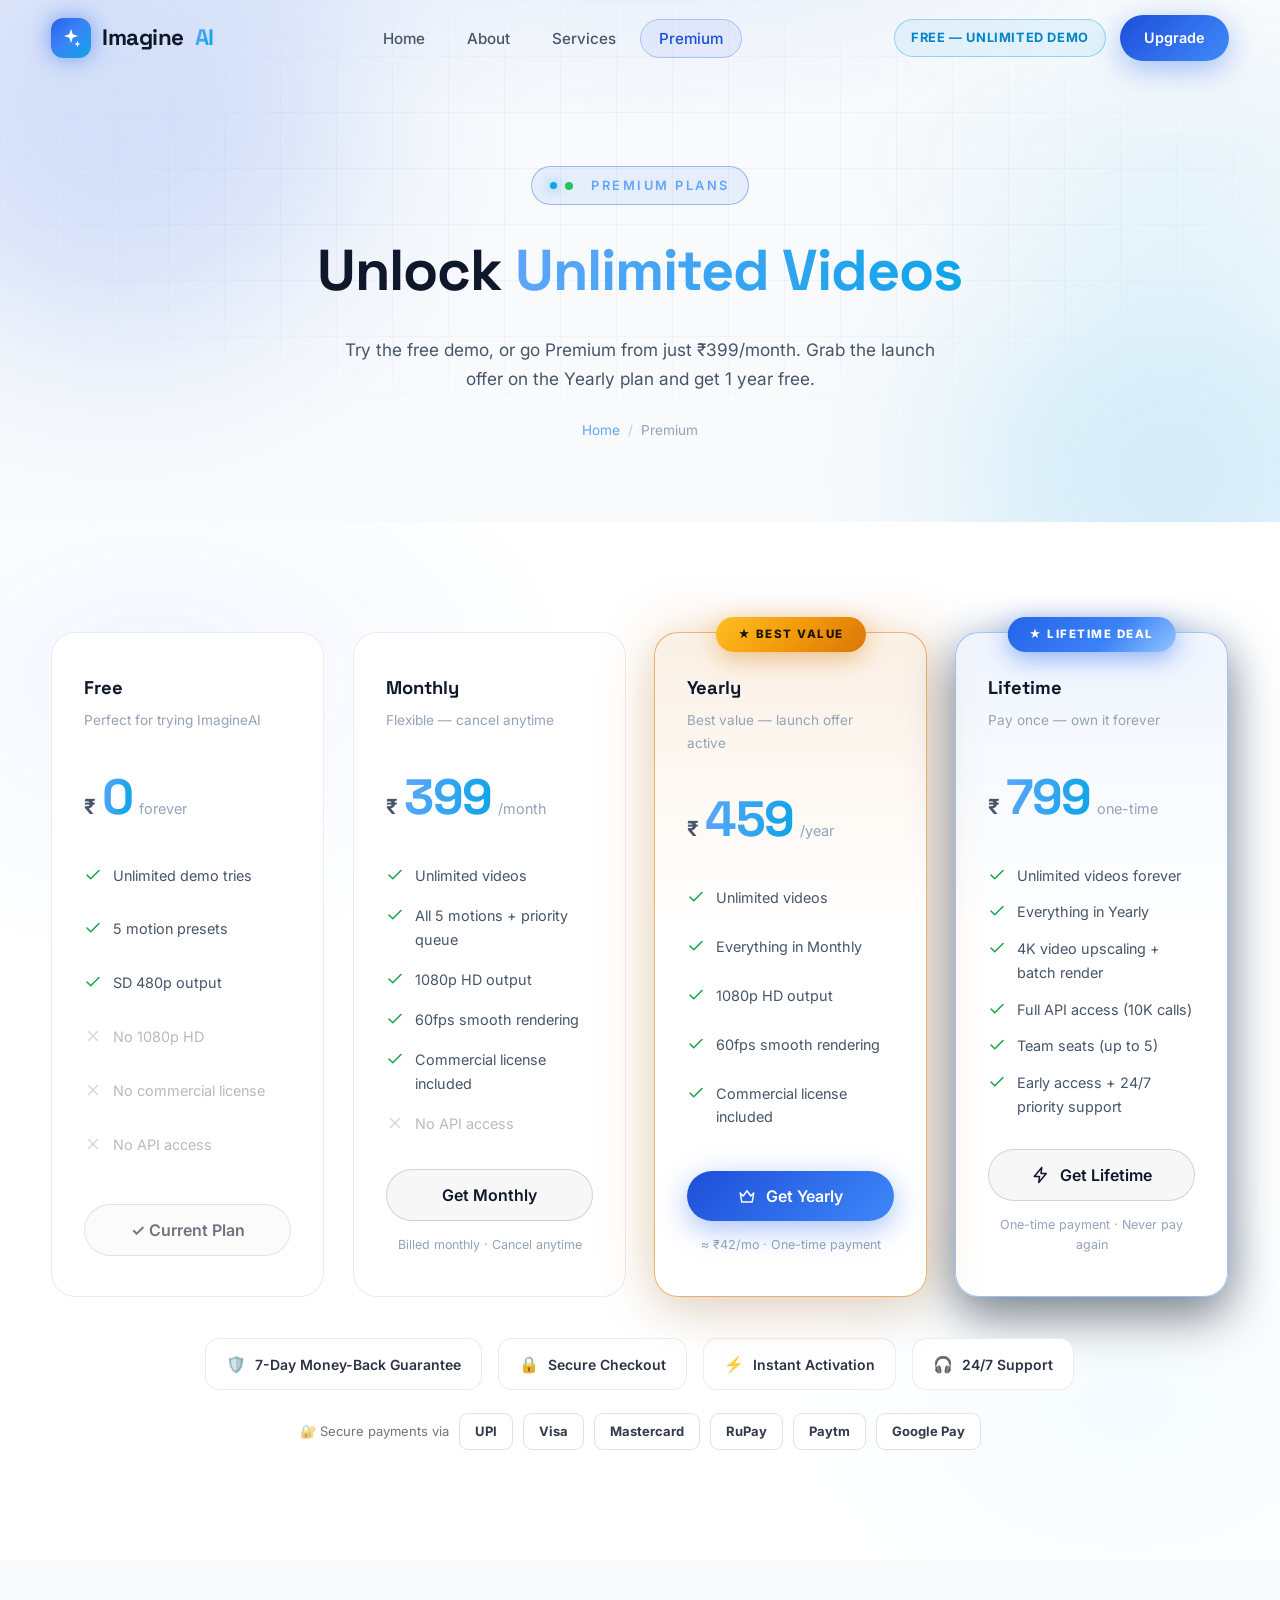
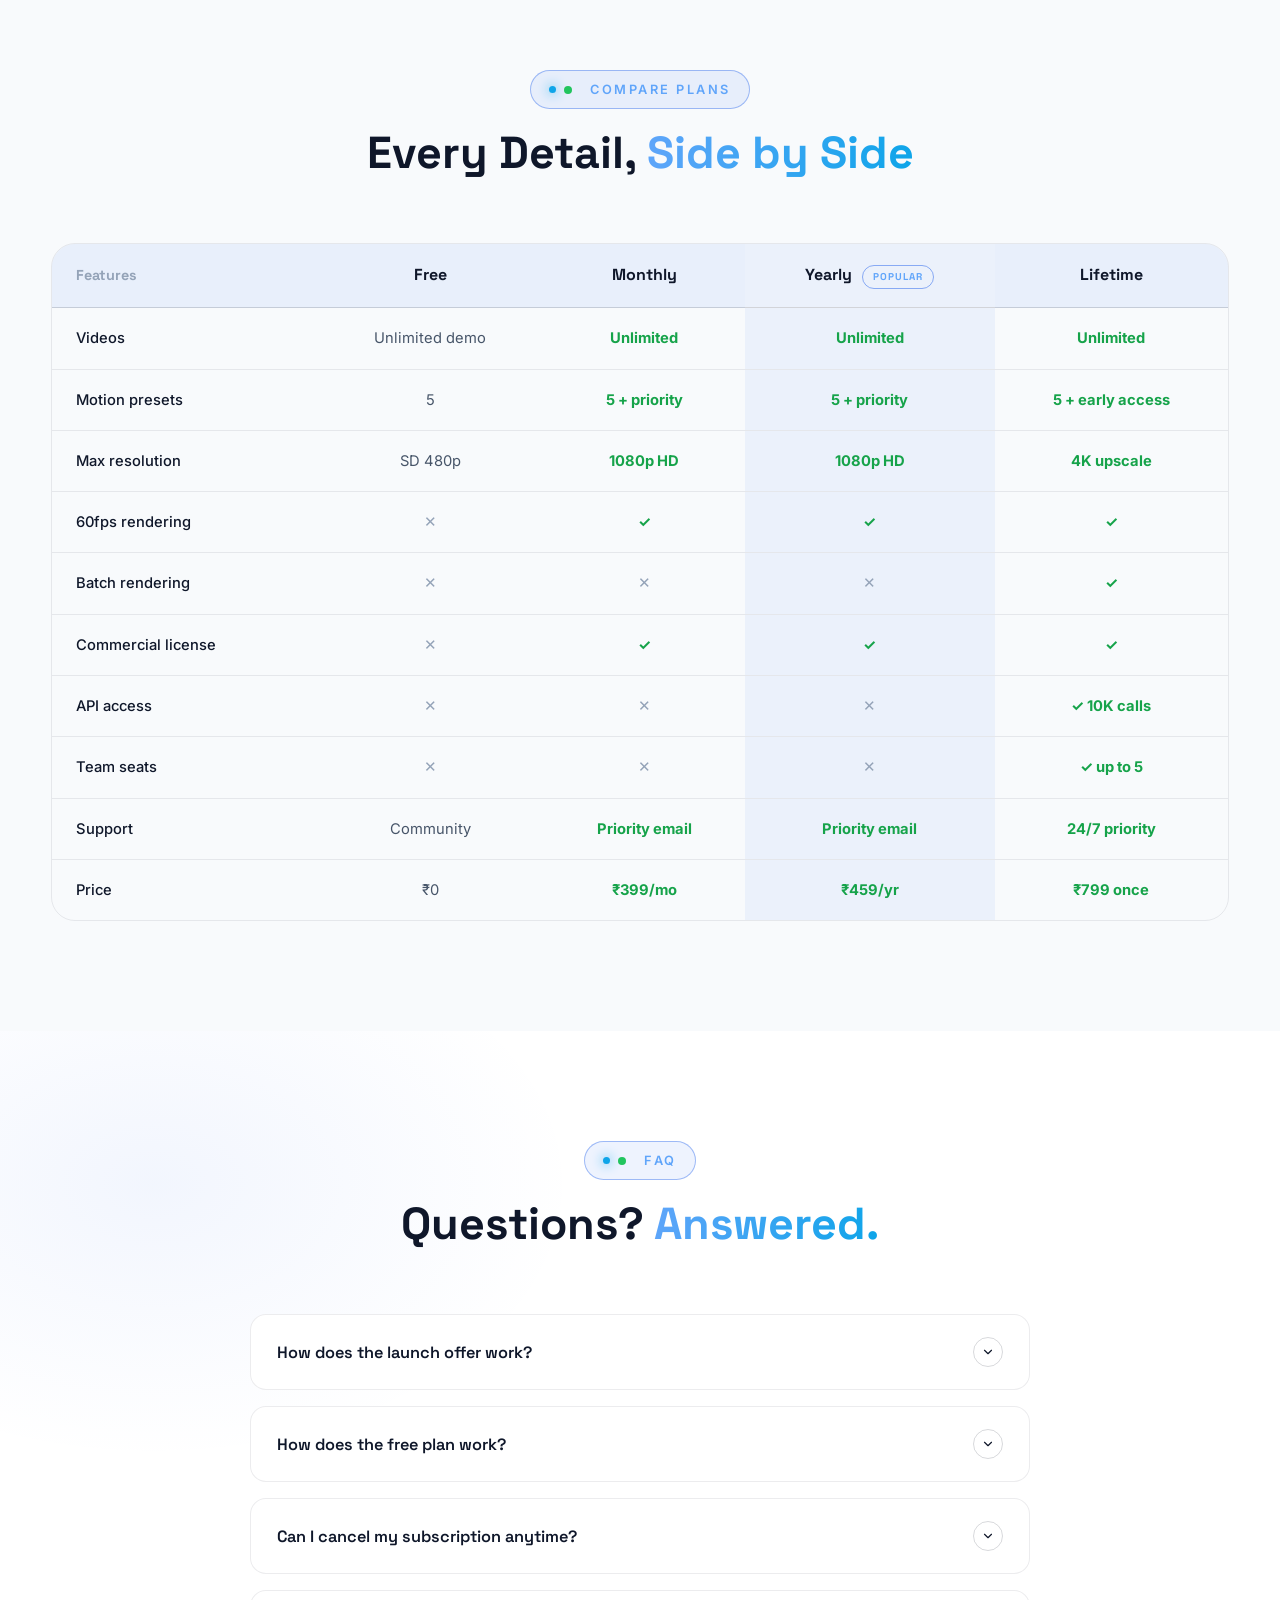
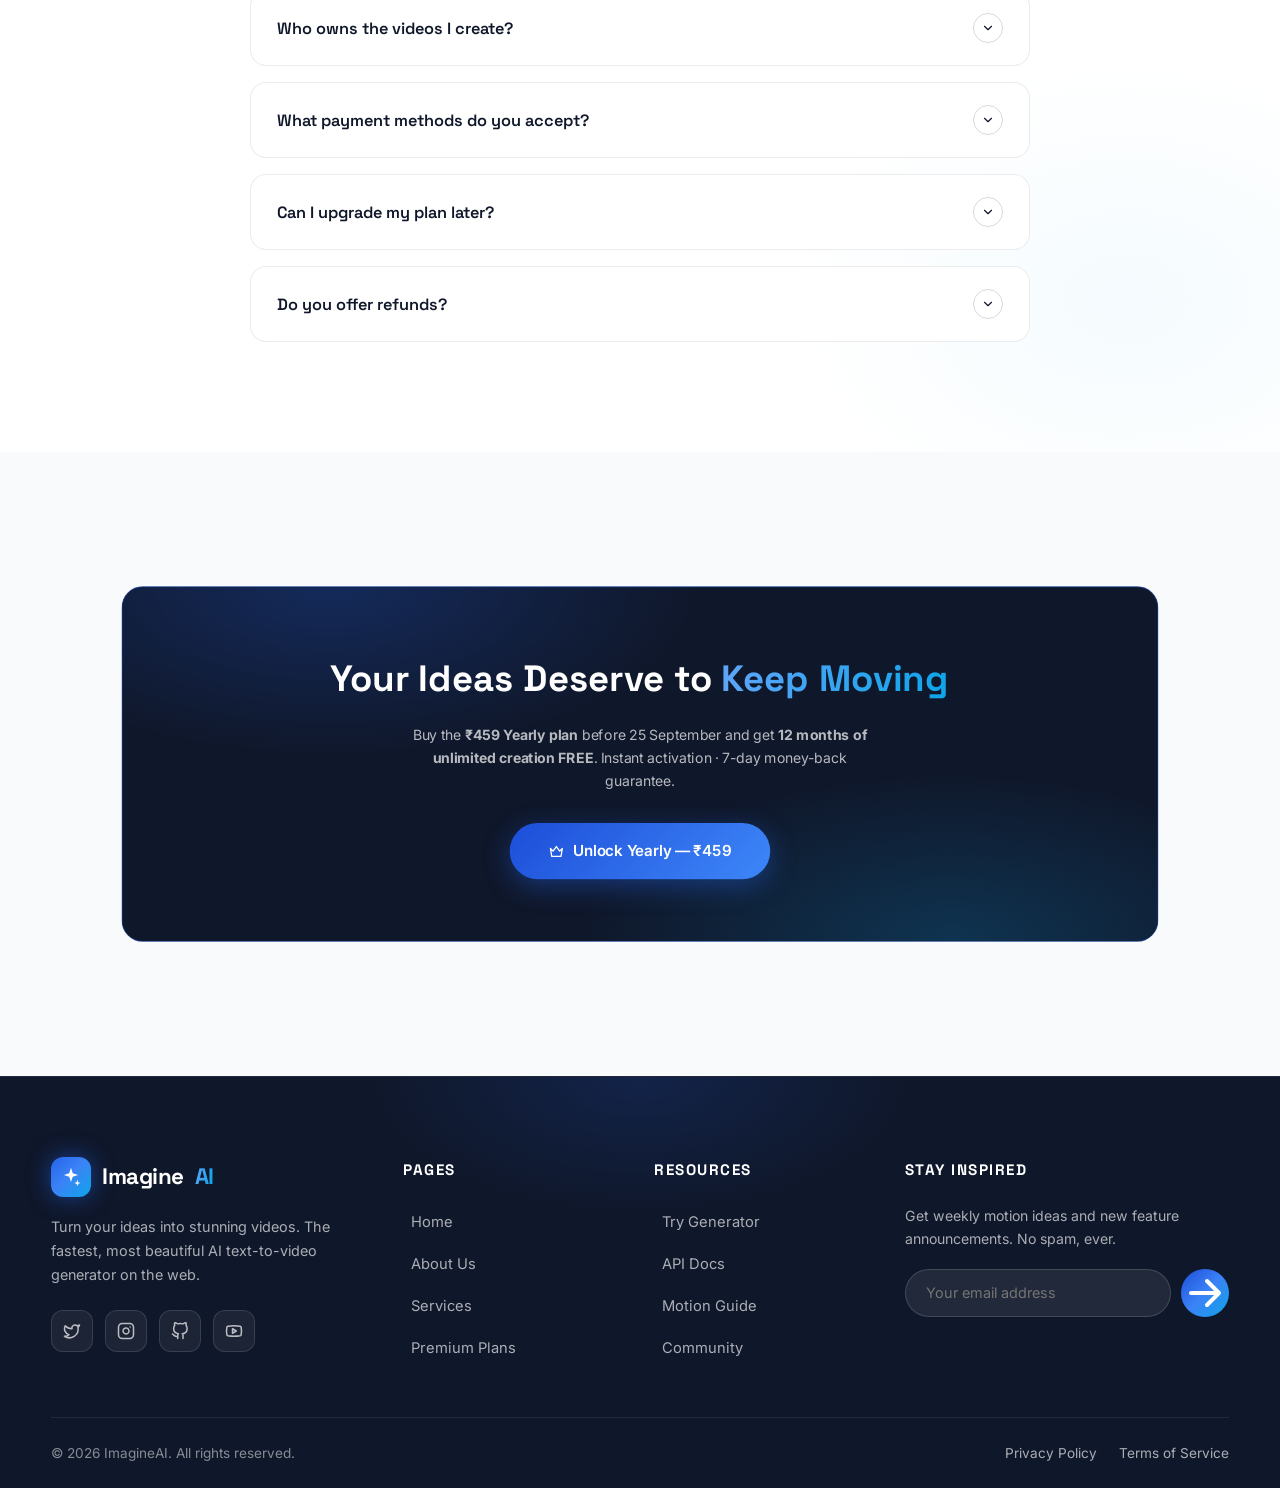
<file: premium.html>
<!DOCTYPE html>
<html lang="en">
<head>
  <meta charset="UTF-8">
  <meta name="viewport" content="width=device-width, initial-scale=1.0">
  <title>Premium Plans — ImagineAI</title>
  <meta name="description" content="Choose the ImagineAI plan that fits you — start with the free demo, or go Monthly, Yearly or Lifetime for unlimited AI text-to-video creation.">
  <link rel="icon" href="data:image/svg+xml,<svg xmlns='http://www.w3.org/2000/svg' viewBox='0 0 100 100'><text y='.9em' font-size='90'>🎬</text></svg>">
  <link rel="preconnect" href="https://fonts.googleapis.com">
  <link rel="preconnect" href="https://fonts.gstatic.com" crossorigin>
  <link href="https://fonts.googleapis.com/css2?family=Inter:wght@400;500;600;700&family=Space+Grotesk:wght@500;600;700&display=swap" rel="stylesheet">
  <link rel="stylesheet" href="css/style.css">
</head>
<body>

  <!-- ===== Preloader ===== -->
  <div id="preloader">
    <div class="loader-ring"></div>
    <div class="loader-text grad-text">ImagineAI</div>
  </div>

  <!-- ===== Navbar ===== -->
  <nav class="navbar" id="navbar">
    <div class="container nav-inner">
      <a href="index.html" class="logo">
        <span class="logo-mark">
          <svg viewBox="0 0 24 24" fill="currentColor"><path d="M12 2l1.9 5.8L19.7 9.7l-5.8 1.9L12 17.4l-1.9-5.8L4.3 9.7l5.8-1.9L12 2z"/><path d="M19 15l.9 2.6L22.5 18.5l-2.6.9L19 22l-.9-2.6-2.6-.9 2.6-.9L19 15z"/></svg>
        </span>
        Imagine<span class="grad-text">AI</span>
      </a>
      <ul class="nav-links" id="navLinks">
        <li><a href="index.html">Home</a></li>
        <li><a href="about.html">About</a></li>
        <li><a href="services.html">Services</a></li>
        <li><a href="premium.html">Premium</a></li>
      </ul>
      <div class="nav-cta">
        <span class="plan-badge free">Free — Unlimited Demo</span>
        <a href="premium.html" class="btn btn-primary btn-sm">Upgrade</a>
        <button class="hamburger" id="hamburger" aria-label="Open menu"><span></span></button>
      </div>
    </div>
  </nav>

  <!-- ===== Page Hero ===== -->
  <header class="page-hero">
    <div class="hero-bg">
      <div class="grid-pattern"></div>
      <div class="orb orb-1"></div>
      <div class="orb orb-2"></div>
    </div>
    <div class="container" style="position:relative;z-index:2">
      <span class="eyebrow reveal">Premium Plans</span>
      <h1 class="reveal d-1">Unlock <span class="grad-text">Unlimited Videos</span></h1>
      <p class="page-sub reveal d-2">
        Try the free demo, or go Premium from just ₹399/month.
        Grab the launch offer on the Yearly plan and get 1 year free.
      </p>
      <div class="breadcrumb reveal d-3">
        <a href="index.html">Home</a><span class="sep">/</span><span>Premium</span>
      </div>
    </div>
  </header>

  <!-- ===== Pricing ===== -->
  <section class="section section-alt">
    <div class="container">
      <!-- ===== Launch Offer ===== -->
      <div class="offer-banner reveal" data-offer-banner>
        <div class="offer-copy">
          <h3>🎁 Launch Offer — <span class="hl">1 Year FREE on ₹459/Year Plan</span></h3>
          <p>Buy the <b>₹459 Yearly plan</b> before <b>25 September 2026</b> and get 12 extra months free — 2 years of unlimited text-to-video creation. Offer ends in:</p>
        </div>
        <div class="offer-countdown" data-offer-countdown>
          <div class="cd-box"><span class="cd-num days">--</span><span class="cd-lbl">Days</span></div>
          <div class="cd-box"><span class="cd-num hrs">--</span><span class="cd-lbl">Hours</span></div>
          <div class="cd-box"><span class="cd-num mins">--</span><span class="cd-lbl">Mins</span></div>
          <div class="cd-box"><span class="cd-num secs">--</span><span class="cd-lbl">Secs</span></div>
        </div>
      </div>

      <div class="pricing-grid">
        <!-- Free -->
        <div class="price-card reveal">
          <div class="price-name">Free</div>
          <div class="price-desc">Perfect for trying ImagineAI</div>
          <div class="price-tag">
            <span class="cur">₹</span><span class="amt">0</span><span class="per">forever</span>
          </div>
          <ul class="price-features">
            <li><svg viewBox="0 0 24 24" fill="none" stroke="currentColor" stroke-width="2" stroke-linecap="round" stroke-linejoin="round"><path d="M20 6L9 17l-5-5"/></svg>Unlimited demo tries</li>
            <li><svg viewBox="0 0 24 24" fill="none" stroke="currentColor" stroke-width="2" stroke-linecap="round" stroke-linejoin="round"><path d="M20 6L9 17l-5-5"/></svg>5 motion presets</li>
            <li><svg viewBox="0 0 24 24" fill="none" stroke="currentColor" stroke-width="2" stroke-linecap="round" stroke-linejoin="round"><path d="M20 6L9 17l-5-5"/></svg>SD 480p output</li>
            <li class="off"><svg viewBox="0 0 24 24" fill="none" stroke="currentColor" stroke-width="2" stroke-linecap="round" stroke-linejoin="round"><path d="M18 6L6 18M6 6l12 12"/></svg>No 1080p HD</li>
            <li class="off"><svg viewBox="0 0 24 24" fill="none" stroke="currentColor" stroke-width="2" stroke-linecap="round" stroke-linejoin="round"><path d="M18 6L6 18M6 6l12 12"/></svg>No commercial license</li>
            <li class="off"><svg viewBox="0 0 24 24" fill="none" stroke="currentColor" stroke-width="2" stroke-linecap="round" stroke-linejoin="round"><path d="M18 6L6 18M6 6l12 12"/></svg>No API access</li>
          </ul>
          <button class="btn btn-ghost btn-block" data-buy="free">Start Free</button>
        </div>

        <!-- Monthly -->
        <div class="price-card reveal d-1">
          <div class="price-name">Monthly</div>
          <div class="price-desc">Flexible — cancel anytime</div>
          <div class="price-tag">
            <span class="cur">₹</span><span class="amt">399</span><span class="per">/month</span>
          </div>
          <ul class="price-features">
            <li><svg viewBox="0 0 24 24" fill="none" stroke="currentColor" stroke-width="2" stroke-linecap="round" stroke-linejoin="round"><path d="M20 6L9 17l-5-5"/></svg>Unlimited videos</li>
            <li><svg viewBox="0 0 24 24" fill="none" stroke="currentColor" stroke-width="2" stroke-linecap="round" stroke-linejoin="round"><path d="M20 6L9 17l-5-5"/></svg>All 5 motions + priority queue</li>
            <li><svg viewBox="0 0 24 24" fill="none" stroke="currentColor" stroke-width="2" stroke-linecap="round" stroke-linejoin="round"><path d="M20 6L9 17l-5-5"/></svg>1080p HD output</li>
            <li><svg viewBox="0 0 24 24" fill="none" stroke="currentColor" stroke-width="2" stroke-linecap="round" stroke-linejoin="round"><path d="M20 6L9 17l-5-5"/></svg>60fps smooth rendering</li>
            <li><svg viewBox="0 0 24 24" fill="none" stroke="currentColor" stroke-width="2" stroke-linecap="round" stroke-linejoin="round"><path d="M20 6L9 17l-5-5"/></svg>Commercial license included</li>
            <li class="off"><svg viewBox="0 0 24 24" fill="none" stroke="currentColor" stroke-width="2" stroke-linecap="round" stroke-linejoin="round"><path d="M18 6L6 18M6 6l12 12"/></svg>No API access</li>
          </ul>
          <button class="btn btn-ghost btn-block" data-buy="monthly">Get Monthly</button>
          <p class="price-note">Billed monthly · Cancel anytime</p>
        </div>

        <!-- Yearly (launch offer) -->
        <div class="price-card popular reveal d-2">
          <span class="popular-flag">★ Best Value</span>
          <span class="save-badge" data-offer-banner>SAVE 50%</span>
          <div class="price-name">Yearly</div>
          <div class="price-desc">Best value — launch offer active</div>
          <div class="price-tag">
            <span class="old" data-offer-banner>₹799</span>
            <span class="cur">₹</span><span class="amt">459</span><span class="per">/year</span>
          </div>
          <ul class="price-features">
            <li><svg viewBox="0 0 24 24" fill="none" stroke="currentColor" stroke-width="2" stroke-linecap="round" stroke-linejoin="round"><path d="M20 6L9 17l-5-5"/></svg>Unlimited videos</li>
            <li><svg viewBox="0 0 24 24" fill="none" stroke="currentColor" stroke-width="2" stroke-linecap="round" stroke-linejoin="round"><path d="M20 6L9 17l-5-5"/></svg>Everything in Monthly</li>
            <li><svg viewBox="0 0 24 24" fill="none" stroke="currentColor" stroke-width="2" stroke-linecap="round" stroke-linejoin="round"><path d="M20 6L9 17l-5-5"/></svg>1080p HD output</li>
            <li><svg viewBox="0 0 24 24" fill="none" stroke="currentColor" stroke-width="2" stroke-linecap="round" stroke-linejoin="round"><path d="M20 6L9 17l-5-5"/></svg>60fps smooth rendering</li>
            <li><svg viewBox="0 0 24 24" fill="none" stroke="currentColor" stroke-width="2" stroke-linecap="round" stroke-linejoin="round"><path d="M20 6L9 17l-5-5"/></svg>Commercial license included</li>
            <li class="gold" data-offer-banner><svg viewBox="0 0 24 24" fill="none" stroke="currentColor" stroke-width="2" stroke-linecap="round" stroke-linejoin="round"><path d="M20 6L9 17l-5-5"/></svg>🎁 12 months FREE with launch offer</li>
          </ul>
          <button class="btn btn-primary btn-block" data-buy="yearly">
            <svg viewBox="0 0 24 24" fill="none" stroke="currentColor" stroke-width="2" stroke-linecap="round" stroke-linejoin="round"><path d="M3 8l4 4 5-7 5 7 4-4-2 12H5L3 8z"/></svg>
            Get Yearly
          </button>
          <p class="price-note">≈ ₹42/mo · One-time payment</p>
          <div class="offer-line" data-offer-banner>🎁 Buy before 25 Sept → 1 year FREE (2 years total)</div>
        </div>

        <!-- Lifetime -->
        <div class="price-card lifetime reveal d-3">
          <span class="lifetime-flag">★ Lifetime Deal</span>
          <div class="price-name">Lifetime</div>
          <div class="price-desc">Pay once — own it forever</div>
          <div class="price-tag">
            <span class="cur">₹</span><span class="amt">799</span><span class="per">one-time</span>
          </div>
          <ul class="price-features">
            <li><svg viewBox="0 0 24 24" fill="none" stroke="currentColor" stroke-width="2" stroke-linecap="round" stroke-linejoin="round"><path d="M20 6L9 17l-5-5"/></svg>Unlimited videos forever</li>
            <li><svg viewBox="0 0 24 24" fill="none" stroke="currentColor" stroke-width="2" stroke-linecap="round" stroke-linejoin="round"><path d="M20 6L9 17l-5-5"/></svg>Everything in Yearly</li>
            <li><svg viewBox="0 0 24 24" fill="none" stroke="currentColor" stroke-width="2" stroke-linecap="round" stroke-linejoin="round"><path d="M20 6L9 17l-5-5"/></svg>4K video upscaling + batch render</li>
            <li><svg viewBox="0 0 24 24" fill="none" stroke="currentColor" stroke-width="2" stroke-linecap="round" stroke-linejoin="round"><path d="M20 6L9 17l-5-5"/></svg>Full API access (10K calls)</li>
            <li><svg viewBox="0 0 24 24" fill="none" stroke="currentColor" stroke-width="2" stroke-linecap="round" stroke-linejoin="round"><path d="M20 6L9 17l-5-5"/></svg>Team seats (up to 5)</li>
            <li><svg viewBox="0 0 24 24" fill="none" stroke="currentColor" stroke-width="2" stroke-linecap="round" stroke-linejoin="round"><path d="M20 6L9 17l-5-5"/></svg>Early access + 24/7 priority support</li>
          </ul>
          <button class="btn btn-ghost btn-block" data-buy="lifetime">
            <svg viewBox="0 0 24 24" fill="none" stroke="currentColor" stroke-width="2" stroke-linecap="round" stroke-linejoin="round"><path d="M13 2L3 14h7l-1 8 10-12h-7l1-8z"/></svg>
            Get Lifetime
          </button>
          <p class="price-note">One-time payment · Never pay again</p>
        </div>
      </div>

      <!-- Trust -->
      <div class="trust-bar reveal">
        <div class="trust-badge"><span class="tb-ico">🛡️</span> 7-Day Money-Back Guarantee</div>
        <div class="trust-badge"><span class="tb-ico">🔒</span> Secure Checkout</div>
        <div class="trust-badge"><span class="tb-ico">⚡</span> Instant Activation</div>
        <div class="trust-badge"><span class="tb-ico">🎧</span> 24/7 Support</div>
      </div>
      <div class="pay-methods">
        <span>🔐 Secure payments via</span>
        <span class="pay-pill">UPI</span>
        <span class="pay-pill">Visa</span>
        <span class="pay-pill">Mastercard</span>
        <span class="pay-pill">RuPay</span>
        <span class="pay-pill">Paytm</span>
        <span class="pay-pill">Google Pay</span>
      </div>
    </div>
  </section>

  <!-- ===== Comparison ===== -->
  <section class="section">
    <div class="container">
      <div class="section-head reveal">
        <span class="eyebrow">Compare Plans</span>
        <h2>Every Detail, <span class="grad-text">Side by Side</span></h2>
      </div>
      <div class="compare-wrap reveal">
        <table class="compare-table">
          <thead>
            <tr>
              <th>Features</th>
              <th>Free</th>
              <th>Monthly</th>
              <th class="col-popular">Yearly <span class="mini-badge">Popular</span></th>
              <th>Lifetime</th>
            </tr>
          </thead>
          <tbody>
            <tr><td>Videos</td><td>Unlimited demo</td><td class="yes">Unlimited</td><td class="col-popular yes">Unlimited</td><td class="yes">Unlimited</td></tr>
            <tr><td>Motion presets</td><td>5</td><td class="yes">5 + priority</td><td class="col-popular yes">5 + priority</td><td class="yes">5 + early access</td></tr>
            <tr><td>Max resolution</td><td>SD 480p</td><td class="yes">1080p HD</td><td class="col-popular yes">1080p HD</td><td class="yes">4K upscale</td></tr>
            <tr><td>60fps rendering</td><td class="no">✕</td><td class="yes">✓</td><td class="col-popular yes">✓</td><td class="yes">✓</td></tr>
            <tr><td>Batch rendering</td><td class="no">✕</td><td class="no">✕</td><td class="col-popular no">✕</td><td class="yes">✓</td></tr>
            <tr><td>Commercial license</td><td class="no">✕</td><td class="yes">✓</td><td class="col-popular yes">✓</td><td class="yes">✓</td></tr>
            <tr><td>API access</td><td class="no">✕</td><td class="no">✕</td><td class="col-popular no">✕</td><td class="yes">✓ 10K calls</td></tr>
            <tr><td>Team seats</td><td class="no">✕</td><td class="no">✕</td><td class="col-popular no">✕</td><td class="yes">✓ up to 5</td></tr>
            <tr><td>Support</td><td>Community</td><td class="yes">Priority email</td><td class="col-popular yes">Priority email</td><td class="yes">24/7 priority</td></tr>
            <tr><td>Price</td><td>₹0</td><td class="yes">₹399/mo</td><td class="col-popular yes">₹459/yr</td><td class="yes">₹799 once</td></tr>
          </tbody>
        </table>
      </div>
    </div>
  </section>

  <!-- ===== FAQ ===== -->
  <section class="section section-alt">
    <div class="container">
      <div class="section-head reveal">
        <span class="eyebrow">FAQ</span>
        <h2>Questions? <span class="grad-text">Answered.</span></h2>
      </div>
      <div class="faq-list">
        <div class="faq-item reveal">
          <button class="faq-q">
            How does the launch offer work?
            <span class="f-icon"><svg viewBox="0 0 24 24" fill="none" stroke="currentColor" stroke-width="2" stroke-linecap="round" stroke-linejoin="round"><path d="M6 9l6 6 6-6"/></svg></span>
          </button>
          <div class="faq-a"><p>Buy the ₹459 Yearly plan before 25 September 2026 and we'll add 12 extra months of unlimited creation absolutely free — you get 24 months for the price of 12. The offer activates automatically with your purchase.</p></div>
        </div>
        <div class="faq-item reveal d-1">
          <button class="faq-q">
            How does the free plan work?
            <span class="f-icon"><svg viewBox="0 0 24 24" fill="none" stroke="currentColor" stroke-width="2" stroke-linecap="round" stroke-linejoin="round"><path d="M6 9l6 6 6-6"/></svg></span>
          </button>
          <div class="faq-a"><p>Free users get an unlimited demo to explore ImagineAI — no credit card required. Upgrade to Monthly, Yearly or Lifetime to write your own prompts and create without limits.</p></div>
        </div>
        <div class="faq-item reveal d-1">
          <button class="faq-q">
            Can I cancel my subscription anytime?
            <span class="f-icon"><svg viewBox="0 0 24 24" fill="none" stroke="currentColor" stroke-width="2" stroke-linecap="round" stroke-linejoin="round"><path d="M6 9l6 6 6-6"/></svg></span>
          </button>
          <div class="faq-a"><p>Absolutely. Cancel in one click from your account page and keep your benefits until the end of the billing period. No lock-ins, no cancellation fees.</p></div>
        </div>
        <div class="faq-item reveal d-2">
          <button class="faq-q">
            Who owns the videos I create?
            <span class="f-icon"><svg viewBox="0 0 24 24" fill="none" stroke="currentColor" stroke-width="2" stroke-linecap="round" stroke-linejoin="round"><path d="M6 9l6 6 6-6"/></svg></span>
          </button>
          <div class="faq-a"><p>You do — 100%. Every video you create is fully yours. Monthly, Yearly and Lifetime plans include a commercial license so you can use your videos in products, merch, ads and client work.</p></div>
        </div>
        <div class="faq-item reveal d-3">
          <button class="faq-q">
            What payment methods do you accept?
            <span class="f-icon"><svg viewBox="0 0 24 24" fill="none" stroke="currentColor" stroke-width="2" stroke-linecap="round" stroke-linejoin="round"><path d="M6 9l6 6 6-6"/></svg></span>
          </button>
          <div class="faq-a"><p>We accept all major credit and debit cards, UPI, net banking and popular wallets. Payments are processed securely — we never store your card details.</p></div>
        </div>
        <div class="faq-item reveal d-4">
          <button class="faq-q">
            Can I upgrade my plan later?
            <span class="f-icon"><svg viewBox="0 0 24 24" fill="none" stroke="currentColor" stroke-width="2" stroke-linecap="round" stroke-linejoin="round"><path d="M6 9l6 6 6-6"/></svg></span>
          </button>
          <div class="faq-a"><p>Yes! Upgrade from Monthly to Yearly or Lifetime anytime — we'll prorate your payment so you only pay the difference. Downgrades are just as easy and take effect at the next billing cycle.</p></div>
        </div>
        <div class="faq-item reveal d-5">
          <button class="faq-q">
            Do you offer refunds?
            <span class="f-icon"><svg viewBox="0 0 24 24" fill="none" stroke="currentColor" stroke-width="2" stroke-linecap="round" stroke-linejoin="round"><path d="M6 9l6 6 6-6"/></svg></span>
          </button>
          <div class="faq-a"><p>Yes — a 7-day money-back guarantee on all plans. If ImagineAI isn't for you, email us within 7 days of purchase for a full refund, no questions asked.</p></div>
        </div>
      </div>
    </div>
  </section>

  <!-- ===== CTA ===== -->
  <section class="section">
    <div class="container">
      <div class="cta-banner reveal-zoom">
        <h2>Your Ideas Deserve to <span class="grad-text">Keep Moving</span></h2>
        <p>Buy the <b>₹459 Yearly plan</b> before 25 September and get <b>12 months of unlimited creation FREE</b>. Instant activation · 7-day money-back guarantee.</p>
        <a href="#top" class="btn btn-primary btn-lg" id="ctaBuy" data-buy="yearly">
          <svg viewBox="0 0 24 24" fill="none" stroke="currentColor" stroke-width="2" stroke-linecap="round" stroke-linejoin="round"><path d="M3 8l4 4 5-7 5 7 4-4-2 12H5L3 8z"/></svg>
          Unlock Yearly — ₹459
        </a>
      </div>
    </div>
  </section>

  <!-- ===== Footer ===== -->
  <footer class="footer">
    <div class="container">
      <div class="footer-grid">
        <div class="footer-brand">
          <a href="index.html" class="logo">
            <span class="logo-mark">
              <svg viewBox="0 0 24 24" fill="currentColor"><path d="M12 2l1.9 5.8L19.7 9.7l-5.8 1.9L12 17.4l-1.9-5.8L4.3 9.7l5.8-1.9L12 2z"/><path d="M19 15l.9 2.6L22.5 18.5l-2.6.9L19 22l-.9-2.6-2.6-.9 2.6-.9L19 15z"/></svg>
            </span>
            Imagine<span class="grad-text">AI</span>
          </a>
          <p>Turn your ideas into stunning videos. The fastest, most beautiful AI text-to-video generator on the web.</p>
          <div class="footer-social">
            <a href="#" aria-label="Twitter"><svg viewBox="0 0 24 24" fill="none" stroke="currentColor" stroke-width="2" stroke-linecap="round" stroke-linejoin="round"><path d="M22 4s-.7 2.1-2 3.4c1.6 10-9.4 17.3-18 11.6 2.2.1 4.4-.6 6-2C3 15.5.5 9.6 3 5c2.2 2.6 5.6 4.1 9 4-.9-4.2 4-6.6 7-3.8 1.1 0 3-1.2 3-1.2z"/></svg></a>
            <a href="#" aria-label="Instagram"><svg viewBox="0 0 24 24" fill="none" stroke="currentColor" stroke-width="2" stroke-linecap="round" stroke-linejoin="round"><rect x="2" y="2" width="20" height="20" rx="5"/><path d="M16 11.37A4 4 0 1 1 12.63 8 4 4 0 0 1 16 11.37z"/><line x1="17.5" y1="6.5" x2="17.51" y2="6.5"/></svg></a>
            <a href="#" aria-label="GitHub"><svg viewBox="0 0 24 24" fill="none" stroke="currentColor" stroke-width="2" stroke-linecap="round" stroke-linejoin="round"><path d="M9 19c-5 1.5-5-2.5-7-3m14 6v-3.87a3.37 3.37 0 0 0-.94-2.61c3.14-.35 6.44-1.54 6.44-7A5.44 5.44 0 0 0 20 4.77 5.07 5.07 0 0 0 19.91 1S18.73.65 16 2.48a13.38 13.38 0 0 0-7 0C6.27.65 5.09 1 5.09 1A5.07 5.07 0 0 0 5 4.77a5.44 5.44 0 0 0-1.5 3.78c0 5.42 3.3 6.61 6.44 7A3.37 3.37 0 0 0 9 18.13V22"/></svg></a>
            <a href="#" aria-label="YouTube"><svg viewBox="0 0 24 24" fill="none" stroke="currentColor" stroke-width="2" stroke-linecap="round" stroke-linejoin="round"><path d="M2.5 17a24.12 24.12 0 0 1 0-10 2 2 0 0 1 1.4-1.4 49.56 49.56 0 0 1 16.2 0A2 2 0 0 1 21.5 7a24.12 24.12 0 0 1 0 10 2 2 0 0 1-1.4 1.4 49.55 49.55 0 0 1-16.2 0A2 2 0 0 1 2.5 17"/><polygon points="10 15 15 12 10 9 10 15"/></svg></a>
          </div>
        </div>
        <div class="footer-col">
          <h4>Pages</h4>
          <ul>
            <li><a href="index.html">Home</a></li>
            <li><a href="about.html">About Us</a></li>
            <li><a href="services.html">Services</a></li>
            <li><a href="premium.html">Premium Plans</a></li>
          </ul>
        </div>
        <div class="footer-col">
          <h4>Resources</h4>
          <ul>
            <li><a href="index.html#generator">Try Generator</a></li>
            <li><a href="#">API Docs</a></li>
            <li><a href="#">Motion Guide</a></li>
            <li><a href="#">Community</a></li>
          </ul>
        </div>
        <div class="footer-col footer-news">
          <h4>Stay Inspired</h4>
          <p>Get weekly motion ideas and new feature announcements. No spam, ever.</p>
          <form class="news-form">
            <input type="email" placeholder="Your email address" required>
            <button type="submit" aria-label="Subscribe">
              <svg viewBox="0 0 24 24" fill="none" stroke="currentColor" stroke-width="2" stroke-linecap="round" stroke-linejoin="round"><path d="M5 12h14M13 6l6 6-6 6"/></svg>
            </button>
          </form>
        </div>
      </div>
      <div class="footer-bottom">
        <span>© <span class="year">2025</span> ImagineAI. All rights reserved.</span>
        <div class="fb-links">
          <a href="#">Privacy Policy</a>
          <a href="#">Terms of Service</a>
        </div>
      </div>
    </div>
  </footer>

  <!-- ===== Upgrade Modal ===== -->
  <div class="modal-overlay" id="modalOverlay">
    <div class="modal">
      <button class="modal-close" aria-label="Close">
        <svg viewBox="0 0 24 24" fill="none" stroke="currentColor" stroke-width="2" stroke-linecap="round" stroke-linejoin="round"><path d="M18 6L6 18M6 6l12 12"/></svg>
      </button>
      <div class="m-icon">
        <svg viewBox="0 0 24 24" fill="none" stroke="currentColor" stroke-width="2" stroke-linecap="round" stroke-linejoin="round"><path d="M3 8l4 4 5-7 5 7 4-4-2 12H5L3 8z"/></svg>
      </div>
      <h3 class="m-title">Free limit reached!</h3>
      <p class="m-text">Upgrade to unlock writing your own prompts and unlimited AI video creation.</p>
      <a href="premium.html" class="btn btn-primary btn-block btn-lg">View Premium Plans</a>
      <p class="m-note">🔒 Secure checkout · 7-day money-back · Instant activation</p>
    </div>
  </div>

  <!-- ===== Back to top ===== -->
  <button class="to-top" id="toTop" aria-label="Back to top">
    <svg viewBox="0 0 24 24" fill="none" stroke="currentColor" stroke-width="2" stroke-linecap="round" stroke-linejoin="round"><path d="M12 19V5M5 12l7-7 7 7"/></svg>
  </button>

  <script src="js/main.js"></script>
  <script src="js/generator.js"></script>
  <script src="js/payment.js"></script>
  <script src="js/offer.js"></script>
  <script src="js/premium-feel.js"></script>
  <script>
    // Mark the user's current plan on the pricing page
    document.addEventListener('DOMContentLoaded', () => {
      const plan = localStorage.getItem('imagineai_plan') || 'free';
      document.querySelectorAll('.price-card').forEach(card => {
        const btn = card.querySelector('[data-buy]');
        if (btn && btn.dataset.buy === plan) {
          btn.disabled = true;
          btn.style.opacity = '0.6';
          btn.style.cursor = 'default';
          btn.innerHTML = '✓ Current Plan';
        }
      });
    });
  </script>
</body>
</html>
</file>
<file: css/style.css>
/* ============================================================
   ImagineAI — AI Image-to-Video Generator
   Premium Aurora Design System & Animations
   ============================================================ */

/* ---------- 1. CSS Variables ---------- */
:root {
  --bg: #f8fafc;
  --bg-soft: #ffffff;
  --bg-card: #ffffff;
  --bg-card-hover: #f1f5f9;
  --border: rgba(15, 23, 42, 0.08);
  --border-strong: rgba(15, 23, 42, 0.16);

  --text: #0f172a;
  --text-dim: #475569;
  --text-faint: #94a3b8;

  --violet: #2563eb;
  --violet-soft: #60a5fa;
  --cyan: #0ea5e9;
  --pink: #3b82f6;
  --green: #16a34a;
  --gold: #f59e0b;
  --gold-soft: #fbbf24;

  --grad-main: linear-gradient(135deg, #2563eb 0%, #3b82f6 45%, #0ea5e9 100%);
  --grad-text: linear-gradient(100deg, #60a5fa 0%, #0ea5e9 50%, #3b82f6 100%);
  --grad-btn: linear-gradient(135deg, #1d4ed8 0%, #3b82f6 50%, #0ea5e9 100%);

  --radius: 16px;
  --radius-sm: 10px;
  --radius-lg: 24px;

  --shadow-glow: 0 0 40px rgba(37, 99, 235, 0.35);
  --shadow-card: 0 10px 40px rgba(0, 0, 0, 0.45);

  --font-head: 'Space Grotesk', 'Segoe UI', sans-serif;
  --font-body: 'Inter', 'Segoe UI', sans-serif;

  --nav-h: 76px;
  --max-w: 1200px;
}

/* ---------- 2. Reset & Base ---------- */
*, *::before, *::after { margin: 0; padding: 0; box-sizing: border-box; }

html { scroll-behavior: smooth; }

body {
  font-family: var(--font-body);
  background: var(--bg);
  color: var(--text);
  line-height: 1.65;
  overflow-x: hidden;
  -webkit-font-smoothing: antialiased;
}

/* aurora atmosphere — constant subtle glow behind every page */
body::before {
  content: '';
  position: fixed; inset: 0;
  z-index: 0;
  pointer-events: none;
  background:
    radial-gradient(ellipse 70% 42% at 50% -12%, rgba(37, 99, 235, 0.1), transparent 62%),
    radial-gradient(ellipse 46% 32% at 92% 18%, rgba(14, 165, 233, 0.055), transparent 58%),
    radial-gradient(ellipse 40% 30% at 6% 78%, rgba(59, 130, 246, 0.05), transparent 60%);
}

img, canvas { max-width: 100%; display: block; }
a { color: inherit; text-decoration: none; }
button { font-family: inherit; cursor: pointer; border: none; background: none; color: inherit; }
input, select, textarea { font-family: inherit; }
ul { list-style: none; }

::selection { background: rgba(37, 99, 235, 0.45); color: #fff; }

/* Scrollbar */
::-webkit-scrollbar { width: 10px; }
::-webkit-scrollbar-track { background: var(--bg); }
::-webkit-scrollbar-thumb {
  background: linear-gradient(180deg, #1d4ed8, #0ea5e9);
  border-radius: 8px;
  border: 2px solid var(--bg);
}

/* ---------- 3. Utilities ---------- */
.container { width: min(var(--max-w), 92%); margin-inline: auto; }

.section { padding: 110px 0; position: relative; }
.section-alt { background: var(--bg-soft); }
.section-alt::before {
  content: '';
  position: absolute; inset: 0;
  pointer-events: none;
  background:
    radial-gradient(ellipse 55% 45% at 12% 15%, rgba(37, 99, 235, 0.06), transparent 60%),
    radial-gradient(ellipse 45% 40% at 88% 85%, rgba(14, 165, 233, 0.045), transparent 60%);
}
.section-alt > .container { position: relative; z-index: 1; }

.grad-text {
  background: var(--grad-text);
  background-size: 200% auto;
  -webkit-background-clip: text;
  background-clip: text;
  -webkit-text-fill-color: transparent;
  color: transparent;
  animation: gradientShift 6s ease infinite;
}

.eyebrow {
  display: inline-flex;
  align-items: center;
  gap: 8px;
  font-size: 0.8rem;
  font-weight: 600;
  letter-spacing: 2.5px;
  text-transform: uppercase;
  color: var(--violet-soft);
  padding: 8px 18px;
  border: 1px solid rgba(37, 99, 235, 0.4);
  border-radius: 999px;
  background: rgba(37, 99, 235, 0.08);
  margin-bottom: 18px;
}
.eyebrow::before {
  content: '';
  width: 7px; height: 7px;
  border-radius: 50%;
  background: var(--cyan);
  box-shadow: 0 0 12px var(--cyan);
  animation: pulseGlow 2s ease infinite;
}

.section-head { text-align: center; max-width: 680px; margin: 0 auto 64px; }
.section-head h2 {
  font-family: var(--font-head);
  font-size: clamp(1.9rem, 4vw, 2.8rem);
  font-weight: 700;
  line-height: 1.15;
  margin-bottom: 14px;
}
.section-head p { color: var(--text-dim); font-size: 1.05rem; }

/* ---------- 4. Buttons ---------- */
.btn {
  display: inline-flex;
  align-items: center;
  justify-content: center;
  gap: 10px;
  padding: 15px 34px;
  font-size: 1rem;
  font-weight: 600;
  border-radius: 999px;
  transition: all 0.35s cubic-bezier(0.22, 1, 0.36, 1);
  position: relative;
  overflow: hidden;
  white-space: nowrap;
}
.btn svg { width: 18px; height: 18px; flex-shrink: 0; }

.btn-primary {
  background: var(--grad-btn);
  background-size: 200% auto;
  color: #fff;
  box-shadow: 0 8px 30px rgba(37, 99, 235, 0.4);
}
.btn-primary:hover {
  background-position: right center;
  transform: translateY(-3px);
  box-shadow: 0 14px 44px rgba(37, 99, 235, 0.55);
}
.btn-primary:active { transform: translateY(-1px); }

/* shine sweep effect */
.btn-primary::after {
  content: '';
  position: absolute;
  top: 0; left: -80%;
  width: 50%; height: 100%;
  background: linear-gradient(100deg, transparent, rgba(255,255,255,0.35), transparent);
  transform: skewX(-20deg);
  animation: shine 3.5s ease infinite;
}

.btn-ghost {
  border: 1px solid var(--border-strong);
  color: var(--text);
  background: rgba(15, 23, 42, 0.03);
  backdrop-filter: blur(8px);
}
.btn-ghost:hover {
  border-color: var(--violet);
  color: var(--violet-soft);
  transform: translateY(-3px);
  box-shadow: 0 10px 30px rgba(37, 99, 235, 0.2);
}

.btn-sm { padding: 11px 24px; font-size: 0.9rem; }
.btn-lg { padding: 18px 44px; font-size: 1.08rem; }
.btn-block { width: 100%; }

/* ---------- 5. Preloader ---------- */
#preloader {
  position: fixed; inset: 0;
  background: var(--bg);
  display: flex;
  flex-direction: column;
  align-items: center;
  justify-content: center;
  gap: 22px;
  z-index: 9999;
  transition: opacity 0.6s ease, visibility 0.6s ease;
}
#preloader.hidden { opacity: 0; visibility: hidden; pointer-events: none; }
.loader-ring {
  width: 70px; height: 70px;
  border-radius: 50%;
  border: 3px solid rgba(37, 99, 235, 0.15);
  border-top-color: var(--violet);
  border-right-color: var(--cyan);
  animation: spin 0.9s linear infinite;
}
.loader-text {
  font-family: var(--font-head);
  font-weight: 700;
  letter-spacing: 3px;
  font-size: 0.85rem;
  text-transform: uppercase;
  animation: pulseGlow 1.6s ease infinite;
}

/* ---------- 6. Navbar ---------- */
.navbar {
  position: fixed;
  top: 0; left: 0; right: 0;
  height: var(--nav-h);
  z-index: 1000;
  transition: all 0.4s ease;
}
.navbar.scrolled {
  background: rgba(15, 23, 42, 0.75);
  backdrop-filter: blur(18px);
  -webkit-backdrop-filter: blur(18px);
  border-bottom: 1px solid var(--border);
  height: 66px;
}
.nav-inner {
  height: 100%;
  display: flex;
  align-items: center;
  justify-content: space-between;
  gap: 24px;
}
.logo {
  display: flex;
  align-items: center;
  gap: 11px;
  font-family: var(--font-head);
  font-size: 1.4rem;
  font-weight: 700;
  letter-spacing: -0.5px;
}
.logo-mark {
  width: 40px; height: 40px;
  border-radius: 12px;
  background: var(--grad-main);
  display: grid;
  place-items: center;
  box-shadow: 0 0 22px rgba(37, 99, 235, 0.55);
  animation: float 4s ease-in-out infinite;
}
.logo-mark svg { width: 22px; height: 22px; color: #fff; }
.logo span em { font-style: normal; }

.nav-links {
  display: flex;
  align-items: center;
  gap: 6px;
}
.nav-links a {
  padding: 9px 18px;
  border-radius: 999px;
  font-size: 0.95rem;
  font-weight: 500;
  color: var(--text-dim);
  transition: all 0.3s ease;
  position: relative;
}
.nav-links a:hover { color: var(--text); background: rgba(255,255,255,0.05); }
.nav-links a.active {
  color: #fff;
  background: rgba(37, 99, 235, 0.16);
  border: 1px solid rgba(37, 99, 235, 0.35);
}

.nav-cta { display: flex; align-items: center; gap: 14px; }

.plan-badge {
  display: inline-flex;
  align-items: center;
  gap: 7px;
  font-size: 0.8rem;
  font-weight: 700;
  letter-spacing: 0.6px;
  text-transform: uppercase;
  padding: 7px 16px;
  border-radius: 999px;
  color: var(--gold-soft);
  border: 1px solid rgba(217, 119, 6, 0.45);
  background: rgba(217, 119, 6, 0.1);
}
.plan-badge.pro {
  color: var(--gold-soft);
  border-color: rgba(217, 119, 6, 0.6);
  background: linear-gradient(135deg, rgba(217, 119, 6, 0.18), rgba(217, 119, 6, 0.06));
  box-shadow: 0 0 18px rgba(217, 119, 6, 0.3);
}
.plan-badge.free { color: var(--cyan); border-color: rgba(34,211,238,0.4); background: rgba(34,211,238,0.08); }

.hamburger {
  display: none;
  width: 44px; height: 44px;
  border-radius: 12px;
  border: 1px solid var(--border);
  background: rgba(255,255,255,0.04);
  place-items: center;
  z-index: 1002;
}
.hamburger span {
  display: block;
  width: 20px; height: 2px;
  background: var(--text);
  border-radius: 2px;
  position: relative;
  transition: all 0.3s ease;
}
.hamburger span::before, .hamburger span::after {
  content: '';
  position: absolute;
  left: 0; width: 20px; height: 2px;
  background: var(--text);
  border-radius: 2px;
  transition: all 0.3s ease;
}
.hamburger span::before { top: -6px; }
.hamburger span::after { top: 6px; }
.hamburger.open span { background: transparent; }
.hamburger.open span::before { top: 0; transform: rotate(45deg); }
.hamburger.open span::after { top: 0; transform: rotate(-45deg); }

/* ---------- 7. Hero ---------- */
.hero {
  min-height: 100vh;
  display: flex;
  align-items: center;
  position: relative;
  padding: calc(var(--nav-h) + 60px) 0 90px;
  overflow: hidden;
}
.hero-bg { position: absolute; inset: 0; pointer-events: none; }

.grid-pattern {
  position: absolute; inset: 0;
  background-image:
    linear-gradient(rgba(37, 99, 235, 0.05) 1px, transparent 1px),
    linear-gradient(90deg, rgba(37, 99, 235, 0.05) 1px, transparent 1px);
  background-size: 56px 56px;
  mask-image: radial-gradient(ellipse 80% 65% at 50% 40%, #000 30%, transparent 75%);
  -webkit-mask-image: radial-gradient(ellipse 80% 65% at 50% 40%, #000 30%, transparent 75%);
}

.orb {
  position: absolute;
  border-radius: 50%;
  filter: blur(90px);
  opacity: 0.5;
  animation: float 9s ease-in-out infinite;
}
.orb-1 { width: 480px; height: 480px; background: rgba(109, 40, 217, 0.4); top: -140px; left: -120px; }
.orb-2 { width: 420px; height: 420px; background: rgba(13, 148, 136, 0.32); bottom: -160px; right: -100px; animation-delay: -3s; }
.orb-3 { width: 300px; height: 300px; background: rgba(59, 130, 246, 0.25); top: 40%; right: 22%; animation-delay: -6s; }

.hero-inner {
  position: relative;
  z-index: 2;
  display: grid;
  grid-template-columns: 1.15fr 0.85fr;
  gap: 60px;
  align-items: center;
}
.hero-copy .eyebrow { margin-bottom: 26px; }
.hero-title {
  font-family: var(--font-head);
  font-size: clamp(2.5rem, 5.6vw, 4.3rem);
  font-weight: 700;
  line-height: 1.08;
  letter-spacing: -1.5px;
  margin-bottom: 24px;
}
.hero-sub {
  font-size: 1.12rem;
  color: var(--text-dim);
  max-width: 540px;
  margin-bottom: 36px;
}
.hero-actions { display: flex; gap: 16px; flex-wrap: wrap; margin-bottom: 46px; }

.hero-stats {
  display: flex;
  gap: 44px;
  flex-wrap: wrap;
}
.hero-stat .num {
  font-family: var(--font-head);
  font-size: 1.9rem;
  font-weight: 700;
  background: var(--grad-text);
  -webkit-background-clip: text;
  background-clip: text;
  -webkit-text-fill-color: transparent;
}
.hero-stat .lbl { font-size: 0.85rem; color: var(--text-faint); }

/* Hero visual — floating prompt card */
.hero-visual { position: relative; min-height: 440px; }
.float-card {
  position: absolute;
  background: rgba(13, 13, 26, 0.75);
  border: 1px solid var(--border);
  border-radius: var(--radius-lg);
  padding: 22px;
  backdrop-filter: blur(14px);
  box-shadow: var(--shadow-card);
  animation: float 6s ease-in-out infinite;
}
.fc-main {
  width: 88%;
  top: 0; right: 0;
  animation-delay: -2s;
}
.fc-main .fc-img {
  aspect-ratio: 4/3;
  border-radius: var(--radius);
  overflow: hidden;
  margin-bottom: 16px;
}
.fc-tag {
  display: inline-flex;
  align-items: center;
  gap: 8px;
  font-size: 0.8rem;
  font-weight: 600;
  color: var(--cyan);
  padding: 6px 14px;
  border-radius: 999px;
  background: rgba(14, 165, 233, 0.1);
  border: 1px solid rgba(14, 165, 233, 0.3);
}
.fc-prompt {
  font-size: 0.9rem;
  color: var(--text-dim);
  margin-top: 12px;
  display: flex;
  gap: 8px;
  align-items: center;
}
.fc-prompt svg { width: 15px; height: 15px; color: var(--violet-soft); flex-shrink: 0; }

.fc-side {
  width: 46%;
  bottom: 6%;
  left: 0;
  padding: 18px;
  animation-delay: -4s;
}
.fc-side .fc-img {
  aspect-ratio: 1/1;
  border-radius: var(--radius);
  overflow: hidden;
  margin-bottom: 12px;
}
.fc-side .fc-stats { display: flex; gap: 14px; font-size: 0.78rem; color: var(--text-faint); }
.fc-side .fc-stats b { color: var(--green); }

.fc-badge {
  position: absolute;
  top: 8%; left: -4%;
  z-index: 3;
  display: flex;
  align-items: center;
  gap: 10px;
  background: rgba(13, 13, 26, 0.9);
  border: 1px solid rgba(52, 211, 153, 0.4);
  padding: 12px 18px;
  border-radius: 14px;
  font-size: 0.85rem;
  font-weight: 600;
  box-shadow: var(--shadow-card);
  animation: float 5s ease-in-out infinite;
  animation-delay: -1s;
}
.fc-badge .dot {
  width: 10px; height: 10px;
  border-radius: 50%;
  background: var(--green);
  box-shadow: 0 0 12px var(--green);
  animation: pulseGlow 1.8s ease infinite;
}

/* ---------- 8. Generator ---------- */
.generator-wrap {
  display: grid;
  grid-template-columns: 1fr 1.15fr;
  gap: 34px;
  align-items: stretch;
}
.gen-panel {
  background: var(--bg-card);
  border: 1px solid var(--border);
  border-radius: var(--radius-lg);
  padding: 30px;
  position: relative;
  overflow: hidden;
}
.gen-panel::before {
  content: '';
  position: absolute;
  top: 0; left: 0; right: 0;
  height: 2px;
  background: var(--grad-main);
  background-size: 200% auto;
  animation: gradientShift 5s ease infinite;
}

.gen-label {
  display: block;
  font-size: 0.82rem;
  font-weight: 600;
  letter-spacing: 1.2px;
  text-transform: uppercase;
  color: var(--text-faint);
  margin-bottom: 10px;
}
.gen-field { margin-bottom: 22px; }

.gen-input {
  width: 100%;
  background: rgba(15, 23, 42, 0.04);
  border: 1px solid var(--border);
  border-radius: var(--radius-sm);
  color: var(--text);
  padding: 15px 18px;
  font-size: 0.98rem;
  transition: all 0.3s ease;
  resize: vertical;
}
.gen-input::placeholder { color: var(--text-faint); }
.gen-input:focus {
  outline: none;
  border-color: var(--violet);
  box-shadow: 0 0 0 3px rgba(37, 99, 235, 0.2), 0 0 24px rgba(37, 99, 235, 0.15);
  background: rgba(15, 23, 42, 0.06);
}

.gen-row { display: grid; grid-template-columns: 1fr 1fr; gap: 16px; }
select.gen-input { appearance: none; cursor: pointer; }
.select-wrap { position: relative; }
.select-wrap::after {
  content: '▾';
  position: absolute;
  right: 16px; top: 50%;
  transform: translateY(-50%);
  color: var(--text-faint);
  pointer-events: none;
}
.select-wrap select { padding-right: 40px; }
.select-wrap select option { background: var(--bg-card); color: var(--text); }

.credits-chip {
  display: flex;
  align-items: center;
  justify-content: space-between;
  padding: 13px 18px;
  border-radius: var(--radius-sm);
  border: 1px dashed rgba(37, 99, 235, 0.45);
  background: rgba(37, 99, 235, 0.06);
  margin-bottom: 22px;
  font-size: 0.9rem;
}
.credits-chip .free-left { font-weight: 700; color: var(--cyan); }
.credits-chip a { color: var(--violet-soft); font-weight: 600; border-bottom: 1px dashed var(--violet-soft); }
.credits-chip a:hover { color: var(--violet); }
.credits-chip .unlimited { font-weight: 700; color: var(--amber); }

/* Output side */
.gen-output-panel {
  background: var(--bg-card);
  border: 1px solid var(--border);
  border-radius: var(--radius-lg);
  padding: 30px;
  display: flex;
  flex-direction: column;
  position: relative;
  overflow: hidden;
}
.gen-output-frame {
  flex: 1;
  min-height: 380px;
  border-radius: var(--radius);
  border: 1px dashed var(--border-strong);
  background:
    radial-gradient(circle at 30% 20%, rgba(37, 99, 235, 0.08), transparent 55%),
    radial-gradient(circle at 75% 80%, rgba(14, 165, 233, 0.08), transparent 55%),
    rgba(0, 0, 0, 0.25);
  display: grid;
  place-items: center;
  position: relative;
  overflow: hidden;
  transition: border-color 0.4s ease;
}
.gen-output-frame.has-image { border-style: solid; border-color: rgba(37, 99, 235, 0.4); }

.gen-placeholder { text-align: center; padding: 30px; color: var(--text-faint); }
.gen-placeholder .ph-icon {
  width: 74px; height: 74px;
  margin: 0 auto 18px;
  border-radius: 22px;
  background: rgba(37, 99, 235, 0.1);
  border: 1px solid rgba(37, 99, 235, 0.3);
  display: grid;
  place-items: center;
  animation: float 4s ease-in-out infinite;
}
.gen-placeholder .ph-icon svg { width: 32px; height: 32px; color: var(--violet-soft); }
.gen-placeholder p { max-width: 300px; font-size: 0.92rem; }

.gen-canvas { width: 100%; height: 100%; object-fit: cover; border-radius: var(--radius); animation: fadeScale 0.7s ease; }

/* generation loading state */
.gen-loading { position: absolute; inset: 0; display: none; z-index: 5; }
.gen-loading.active { display: flex; }
.loading-overlay {
  position: absolute; inset: 0;
  background: rgba(15, 23, 42, 0.75);
  backdrop-filter: blur(6px);
  display: flex;
  flex-direction: column;
  align-items: center;
  justify-content: center;
  gap: 20px;
  padding: 30px;
  text-align: center;
}
.loading-orb {
  width: 66px; height: 66px;
  border-radius: 50%;
  background: conic-gradient(from 0deg, var(--violet), var(--cyan), var(--pink), var(--violet));
  animation: spin 1.4s linear infinite;
  box-shadow: var(--shadow-glow);
  position: relative;
}
.loading-orb::after {
  content: '';
  position: absolute; inset: 8px;
  border-radius: 50%;
  background: var(--bg);
}
.stage-text {
  font-family: var(--font-head);
  font-weight: 600;
  font-size: 1.05rem;
  min-height: 26px;
}
.stage-text .cursor { display: inline-block; width: 2px; height: 18px; background: var(--cyan); animation: blink 0.9s step-end infinite; vertical-align: -3px; margin-left: 4px; }
.stage-bar {
  width: min(320px, 80%);
  height: 6px;
  border-radius: 99px;
  background: rgba(15, 23, 42, 0.08);
  overflow: hidden;
}
.stage-bar i {
  display: block;
  height: 100%;
  width: 0%;
  border-radius: 99px;
  background: var(--grad-main);
  background-size: 200% auto;
  animation: gradientShift 2s linear infinite;
  transition: width 0.5s ease;
}

.gen-hint {
  margin-top: 16px;
  font-size: 0.82rem;
  color: var(--text-faint);
  text-align: center;
}
.gen-hint a { color: var(--cyan); border-bottom: 1px dashed rgba(14, 165, 233, 0.5); }

/* ---------- 9. Feature cards ---------- */
.features-grid {
  display: grid;
  grid-template-columns: repeat(3, 1fr);
  gap: 26px;
}
.feature-card {
  background: var(--bg-card);
  border: 1px solid var(--border);
  border-radius: var(--radius-lg);
  padding: 34px 30px;
  transition: all 0.45s cubic-bezier(0.22, 1, 0.36, 1);
  position: relative;
  overflow: hidden;
}
.feature-card::before {
  content: '';
  position: absolute;
  inset: 0;
  background: radial-gradient(circle at 20% 0%, rgba(37, 99, 235, 0.14), transparent 60%);
  opacity: 0;
  transition: opacity 0.45s ease;
}
.feature-card:hover {
  transform: translateY(-9px);
  border-color: rgba(37, 99, 235, 0.45);
  box-shadow: 0 22px 55px rgba(0, 0, 0, 0.5), 0 0 34px rgba(37, 99, 235, 0.14);
}
.feature-card:hover::before { opacity: 1; }
.feature-icon {
  width: 58px; height: 58px;
  border-radius: 16px;
  background: rgba(37, 99, 235, 0.12);
  border: 1px solid rgba(37, 99, 235, 0.35);
  display: grid;
  place-items: center;
  margin-bottom: 22px;
  transition: all 0.4s ease;
}
.feature-icon svg { width: 26px; height: 26px; color: var(--violet-soft); }
.feature-card:hover .feature-icon {
  background: var(--grad-main);
  box-shadow: var(--shadow-glow);
  transform: scale(1.08) rotate(-4deg);
}
.feature-card:hover .feature-icon svg { color: #fff; }
.feature-card h3 {
  font-family: var(--font-head);
  font-size: 1.22rem;
  margin-bottom: 10px;
}
.feature-card p { color: var(--text-dim); font-size: 0.94rem; }

/* ---------- 10. How it works ---------- */
.steps {
  display: grid;
  grid-template-columns: repeat(3, 1fr);
  gap: 30px;
  counter-reset: step;
}
.step-card {
  position: relative;
  background: var(--bg-card);
  border: 1px solid var(--border);
  border-radius: var(--radius-lg);
  padding: 40px 30px 32px;
  text-align: center;
  transition: all 0.4s ease;
}
.step-card:hover { transform: translateY(-7px); border-color: rgba(14, 165, 233, 0.45); }
.step-num {
  width: 52px; height: 52px;
  margin: 0 auto 20px;
  border-radius: 50%;
  background: var(--grad-main);
  display: grid;
  place-items: center;
  font-family: var(--font-head);
  font-weight: 700;
  font-size: 1.2rem;
  color: #fff;
  box-shadow: var(--shadow-glow);
  position: relative;
}
.step-card h3 { font-family: var(--font-head); margin-bottom: 10px; font-size: 1.15rem; }
.step-card p { color: var(--text-dim); font-size: 0.92rem; }
.step-arrow {
  position: absolute;
  top: 58px;
  right: -22px;
  color: var(--text-faint);
  width: 26px; height: 26px;
  z-index: 2;
  animation: arrowNudge 2.2s ease infinite;
}

/* ---------- 11. Gallery ---------- */
.gallery-grid {
  display: grid;
  grid-template-columns: repeat(4, 1fr);
  gap: 20px;
}
.gallery-item {
  border-radius: var(--radius);
  overflow: hidden;
  position: relative;
  cursor: pointer;
  border: 1px solid var(--border);
  transition: all 0.4s ease;
  aspect-ratio: 1/1;
}
.gallery-item:hover {
  transform: translateY(-7px) scale(1.02);
  border-color: rgba(37, 99, 235, 0.5);
  box-shadow: 0 18px 45px rgba(0, 0, 0, 0.5), 0 0 30px rgba(37, 99, 235, 0.18);
  z-index: 2;
}
.gallery-item .art { width: 100%; height: 100%; }
.gallery-item .g-cap {
  position: absolute;
  left: 0; right: 0; bottom: 0;
  padding: 34px 16px 14px;
  background: linear-gradient(transparent, rgba(0, 0, 0, 0.85));
  font-size: 0.82rem;
  font-weight: 500;
  transform: translateY(8px);
  opacity: 0.9;
  transition: all 0.35s ease;
}
.gallery-item:hover .g-cap { transform: translateY(0); opacity: 1; }

/* procedural art tiles (pure CSS) */
.art { position: relative; overflow: hidden; }
.art-1 { background: linear-gradient(140deg, #1e3a8a 0%, #1d4ed8 45%, #93c5fd 100%); }
.art-1::before {
  content: '';
  position: absolute; inset: -30%;
  background: radial-gradient(circle at 65% 30%, rgba(255,255,255,0.85) 0%, transparent 40%),
              radial-gradient(circle at 30% 75%, rgba(34,211,238,0.7) 0%, transparent 45%);
  animation: blob 9s ease-in-out infinite alternate;
}
.art-2 { background: linear-gradient(160deg, #052e2b 0%, #0e7490 50%, #a5f3fc 100%); }
.art-2::before {
  content: '';
  position: absolute; inset: -20%;
  background:
    radial-gradient(ellipse at 40% 60%, rgba(16,185,129,0.75) 0%, transparent 42%),
    radial-gradient(ellipse at 75% 25%, rgba(255,255,255,0.65) 0%, transparent 35%);
  animation: blob 11s ease-in-out infinite alternate-reverse;
}
.art-3 { background: linear-gradient(135deg, #4a044e 0%, #be185d 50%, #fdba74 100%); }
.art-3::before {
  content: '';
  position: absolute; inset: -25%;
  background:
    radial-gradient(circle at 30% 30%, rgba(253,224,71,0.85) 0%, transparent 38%),
    radial-gradient(circle at 70% 70%, rgba(255,255,255,0.5) 0%, transparent 40%);
  animation: blob 8s ease-in-out infinite alternate;
}
.art-4 { background: linear-gradient(150deg, #0c0a1d 0%, #312e81 50%, #0ea5e9 100%); }
.art-4::before {
  content: '';
  position: absolute; inset: -30%;
  background:
    conic-gradient(from 200deg at 55% 45%, transparent 0deg, rgba(255,255,255,0.8) 60deg, transparent 120deg),
    radial-gradient(circle at 70% 65%, rgba(124,92,255,0.8) 0%, transparent 45%);
  animation: spin 18s linear infinite;
}
.art-5 { background: linear-gradient(120deg, #3b0764 0%, #2563eb 55%, #67e8f9 100%); }
.art-5::before {
  content: '';
  position: absolute; inset: -20%;
  background:
    radial-gradient(ellipse at 25% 70%, rgba(255,255,255,0.7) 0%, transparent 36%),
    radial-gradient(ellipse at 80% 20%, rgba(129,140,248,0.65) 0%, transparent 40%);
  animation: blob 10s ease-in-out infinite alternate-reverse;
}
.art-6 { background: linear-gradient(200deg, #172554 0%, #1d4ed8 50%, #93c5fd 100%); }
.art-6::before {
  content: '';
  position: absolute; inset: -25%;
  background:
    radial-gradient(circle at 50% 20%, rgba(255,255,255,0.9) 0%, transparent 30%),
    radial-gradient(circle at 60% 80%, rgba(14,165,233,0.8) 0%, transparent 45%);
  animation: blob 12s ease-in-out infinite alternate;
}
.art-7 { background: linear-gradient(145deg, #1c1917 0%, #b45309 45%, #fde68a 100%); }
.art-7::before {
  content: '';
  position: absolute; inset: -20%;
  background:
    radial-gradient(ellipse at 30% 35%, rgba(255,255,255,0.75) 0%, transparent 34%),
    radial-gradient(ellipse at 72% 72%, rgba(217,119,6,0.85) 0%, transparent 42%);
  animation: blob 9.5s ease-in-out infinite alternate-reverse;
}
.art-8 { background: linear-gradient(130deg, #022c22 0%, #059669 45%, #a7f3d0 100%); }
.art-8::before {
  content: '';
  position: absolute; inset: -25%;
  background:
    radial-gradient(circle at 70% 25%, rgba(255,255,255,0.8) 0%, transparent 36%),
    radial-gradient(circle at 25% 70%, rgba(52,211,153,0.75) 0%, transparent 42%);
  animation: blob 8.5s ease-in-out infinite alternate;
}

/* ---------- 12. Testimonials ---------- */
.testi-grid {
  display: grid;
  grid-template-columns: repeat(3, 1fr);
  gap: 26px;
}
.testi-card {
  background: var(--bg-card);
  border: 1px solid var(--border);
  border-radius: var(--radius-lg);
  padding: 32px;
  transition: all 0.4s ease;
  position: relative;
}
.testi-card:hover { transform: translateY(-7px); border-color: rgba(59, 130, 246, 0.4); }
.testi-card .quote-mark {
  font-family: var(--font-head);
  font-size: 4rem;
  line-height: 1;
  background: var(--grad-text);
  -webkit-background-clip: text;
  background-clip: text;
  -webkit-text-fill-color: transparent;
  opacity: 0.6;
  position: absolute;
  top: 18px; right: 24px;
}
.testi-stars { display: flex; gap: 4px; margin-bottom: 16px; color: var(--amber); }
.testi-stars svg { width: 16px; height: 16px; }
.testi-card blockquote { color: var(--text-dim); font-size: 0.95rem; margin-bottom: 24px; }
.testi-user { display: flex; align-items: center; gap: 14px; }
.testi-avatar {
  width: 48px; height: 48px;
  border-radius: 50%;
  display: grid;
  place-items: center;
  font-weight: 700;
  font-size: 1rem;
  color: #fff;
}
.av-1 { background: linear-gradient(135deg, #2563eb, #3b82f6); }
.av-2 { background: linear-gradient(135deg, #0ea5e9, #16a34a); }
.av-3 { background: linear-gradient(135deg, #f59e0b, #ef4444); }
.testi-user .who { font-weight: 600; font-size: 0.95rem; }
.testi-user .role { font-size: 0.8rem; color: var(--text-faint); }

/* ---------- 13. CTA banner ---------- */
.cta-banner {
  border-radius: var(--radius-lg);
  padding: 70px 50px;
  text-align: center;
  position: relative;
  overflow: hidden;
  background: var(--bg-card);
  border: 1px solid rgba(37, 99, 235, 0.35);
}
.cta-banner::before {
  content: '';
  position: absolute;
  inset: 0;
  background:
    radial-gradient(ellipse 60% 80% at 20% 0%, rgba(37, 99, 235, 0.25), transparent 60%),
    radial-gradient(ellipse 60% 80% at 80% 100%, rgba(14, 165, 233, 0.2), transparent 60%);
  pointer-events: none;
}
.cta-banner h2 {
  font-family: var(--font-head);
  font-size: clamp(1.8rem, 3.6vw, 2.6rem);
  margin-bottom: 16px;
  position: relative;
}
.cta-banner p { color: var(--text-dim); max-width: 520px; margin: 0 auto 34px; position: relative; }

/* ---------- 14. Page hero (sub pages) ---------- */
.page-hero {
  padding: calc(var(--nav-h) + 90px) 0 80px;
  text-align: center;
  position: relative;
  overflow: hidden;
}
.page-hero h1 {
  font-family: var(--font-head);
  font-size: clamp(2.2rem, 5vw, 3.6rem);
  font-weight: 700;
  letter-spacing: -1px;
  margin-bottom: 18px;
}
.page-hero .page-sub {
  color: var(--text-dim);
  max-width: 620px;
  margin: 0 auto;
  font-size: 1.08rem;
}
.breadcrumb {
  margin-top: 26px;
  font-size: 0.85rem;
  color: var(--text-faint);
  display: flex;
  justify-content: center;
  gap: 8px;
}
.breadcrumb a { color: var(--violet-soft); }
.breadcrumb a:hover { color: var(--violet); }
.breadcrumb .sep { opacity: 0.5; }

/* ---------- 14b. Real images ---------- */
.fc-img { position: relative; }
.fc-img img { width: 100%; height: 100%; object-fit: cover; display: block; }
.gallery-item img {
  position: absolute; inset: 0;
  width: 100%; height: 100%;
  object-fit: cover;
  transition: transform 0.6s cubic-bezier(0.22, 1, 0.36, 1);
}
.gallery-item:hover img { transform: scale(1.08); }
.preset-card { aspect-ratio: 1/1; }
.preset-card img {
  position: absolute; inset: 0;
  width: 100%; height: 100%;
  object-fit: cover;
  transition: transform 0.6s cubic-bezier(0.22, 1, 0.36, 1);
}
.preset-card:hover img { transform: scale(1.08); }
.story-visual img {
  position: absolute; inset: 0;
  width: 100%; height: 100%;
  object-fit: cover;
  filter: saturate(1.1);
}
.story-visual::before { z-index: 1; opacity: 0.45; }
.story-visual .story-badge { z-index: 2; }
.team-avatar img, .testi-avatar img {
  width: 100%; height: 100%;
  object-fit: cover;
  border-radius: 50%;
  display: block;
}

/* ---------- 14c. Image-to-video: dropzone & samples ---------- */
.dropzone {
  border: 2px dashed rgba(37, 99, 235, 0.45);
  border-radius: var(--radius);
  padding: 34px 22px;
  text-align: center;
  cursor: pointer;
  background: rgba(15, 23, 42, 0.02);
  transition: all 0.35s ease;
  position: relative;
}
.dropzone:hover { border-color: var(--violet-soft); background: rgba(37, 99, 235, 0.05); }
.dropzone.dragover {
  border-color: var(--cyan);
  background: rgba(14, 165, 233, 0.08);
  box-shadow: 0 0 30px rgba(14, 165, 233, 0.25), inset 0 0 30px rgba(14, 165, 233, 0.06);
  transform: scale(1.015);
}
.dz-icon {
  width: 62px; height: 62px;
  margin: 0 auto 16px;
  border-radius: 18px;
  background: rgba(37, 99, 235, 0.12);
  border: 1px solid rgba(37, 99, 235, 0.35);
  display: grid;
  place-items: center;
  transition: all 0.35s ease;
}
.dropzone:hover .dz-icon { transform: translateY(-4px) rotate(-4deg); box-shadow: var(--shadow-glow); }
.dz-icon svg { width: 28px; height: 28px; color: var(--violet-soft); }
.dz-title { font-weight: 600; font-size: 0.98rem; margin-bottom: 4px; }
.dz-sub { color: var(--text-faint); font-size: 0.82rem; }

.dz-preview { position: relative; }
.dz-preview img {
  max-height: 230px;
  margin: 0 auto;
  border-radius: var(--radius-sm);
  border: 1px solid rgba(37, 99, 235, 0.4);
  box-shadow: 0 10px 30px rgba(0, 0, 0, 0.4);
  animation: fadeScale 0.45s ease;
}
.dz-remove {
  position: absolute;
  top: 10px; right: 10px;
  width: 34px; height: 34px;
  border-radius: 50%;
  background: rgba(15, 23, 42, 0.72);
  border: 1px solid var(--border-strong);
  color: #fff;
  display: grid;
  place-items: center;
  transition: all 0.3s ease;
  backdrop-filter: blur(6px);
}
.dz-remove:hover { background: var(--pink); border-color: var(--pink); transform: rotate(90deg); }
.dz-remove svg { width: 14px; height: 14px; }

.sample-chips { display: flex; align-items: center; gap: 10px; margin-top: 16px; flex-wrap: wrap; }
.sample-chips .sc-label { font-size: 0.8rem; color: var(--text-faint); margin-right: 2px; }
.sample-chip {
  width: 56px; height: 56px;
  border-radius: 12px;
  overflow: hidden;
  border: 2px solid var(--border);
  padding: 0;
  transition: all 0.3s ease;
  position: relative;
}
.sample-chip img { width: 100%; height: 100%; object-fit: cover; }
.sample-chip:hover { transform: translateY(-4px); border-color: var(--cyan); box-shadow: 0 8px 22px rgba(14, 165, 233, 0.3); }
.sample-chip.active { border-color: var(--cyan); box-shadow: 0 0 0 3px rgba(14, 165, 233, 0.25), 0 0 18px rgba(14, 165, 233, 0.5); }

/* ---------- 14d. Play overlay, duration badge, video output ---------- */
.play-overlay {
  position: absolute; inset: 0;
  display: grid;
  place-items: center;
  background: rgba(0, 0, 0, 0.12);
  z-index: 1;
  transition: background 0.35s ease;
}
.play-btn {
  width: 58px; height: 58px;
  border-radius: 50%;
  background: rgba(15, 23, 42, 0.16);
  backdrop-filter: blur(8px);
  -webkit-backdrop-filter: blur(8px);
  border: 1px solid rgba(15, 23, 42, 0.45);
  display: grid;
  place-items: center;
  color: #fff;
  transition: all 0.35s cubic-bezier(0.22, 1, 0.36, 1);
  box-shadow: 0 8px 26px rgba(0, 0, 0, 0.35);
}
.play-btn svg { width: 22px; height: 22px; margin-left: 3px; }
.gallery-item:hover .play-btn, .preset-card:hover .play-btn {
  transform: scale(1.14);
  background: var(--grad-btn);
  border-color: transparent;
  box-shadow: var(--shadow-glow);
}
.dur-badge {
  position: absolute;
  bottom: 12px; right: 12px;
  background: rgba(0, 0, 0, 0.72);
  padding: 4px 10px;
  border-radius: 7px;
  font-size: 0.74rem;
  font-weight: 600;
  letter-spacing: 0.5px;
  z-index: 2;
  backdrop-filter: blur(4px);
}
.gallery-item .g-cap { z-index: 2; }

.gen-video {
  width: 100%; height: 100%;
  object-fit: cover;
  border-radius: var(--radius);
  animation: fadeScale 0.7s ease;
}

/* fake video progress bar on hero cards */
.fc-progress {
  height: 4px;
  border-radius: 99px;
  background: rgba(15, 23, 42, 0.1);
  overflow: hidden;
  margin: 12px 0 6px;
}
.fc-progress i {
  display: block;
  height: 100%;
  width: 40%;
  border-radius: 99px;
  background: var(--grad-main);
  background-size: 200% auto;
  animation: progressFill 3.4s ease-in-out infinite alternate, gradientShift 4s linear infinite;
}
@keyframes progressFill {
  from { width: 6%; }
  to { width: 88%; }
}

/* ---------- 14e. Ken Burns living thumbnails ---------- */
.kb img { animation: kenburns 18s ease-in-out infinite alternate; will-change: transform; }
.kb-1 img { animation-name: kbZoom; }
.kb-2 img { animation-name: kbPan; }
.kb-3 img { animation-name: kbOrbit; }
.kb-4 img { animation-name: kbZoomAlt; }
.kb-5 img { animation-name: kbPanAlt; }
.kb-6 img { animation-name: kbZoom; animation-duration: 14s; }
.kb-7 img { animation-name: kbOrbit; animation-duration: 22s; }
.kb-8 img { animation-name: kbPan; animation-duration: 16s; animation-direction: alternate-reverse; }
@keyframes kbZoom {
  from { transform: scale(1.02) translate(0, 0); }
  to { transform: scale(1.22) translate(1.5%, -1.5%); }
}
@keyframes kbZoomAlt {
  from { transform: scale(1.22) translate(-1%, 1%); }
  to { transform: scale(1.02) translate(0, 0); }
}
@keyframes kbPan {
  from { transform: scale(1.14) translate(-2.4%, 0.6%); }
  to { transform: scale(1.14) translate(2.4%, -0.6%); }
}
@keyframes kbPanAlt {
  from { transform: scale(1.14) translate(2%, 1%); }
  to { transform: scale(1.14) translate(-2%, -1%); }
}
@keyframes kbOrbit {
  from { transform: scale(1.12) rotate(-1.1deg); }
  to { transform: scale(1.18) rotate(1.1deg); }
}
/* live thumbnails replace the static hover-zoom */
.gallery-item:hover img { transform: none; }
.preset-card:hover img { transform: none; }
/* video-style badges on preset cards */
.preset-card .p-name { z-index: 2; padding-right: 88px; }
.preset-card .p-hot { z-index: 2; }
.preset-card .dur-badge { z-index: 2; }

/* ---------- 15. About page ---------- */
.about-story-grid {
  display: grid;
  grid-template-columns: 1.1fr 0.9fr;
  gap: 60px;
  align-items: center;
}
.story-copy h2 { font-family: var(--font-head); font-size: clamp(1.7rem, 3.4vw, 2.4rem); margin-bottom: 20px; }
.story-copy p { color: var(--text-dim); margin-bottom: 18px; }
.story-visual {
  position: relative;
  border-radius: var(--radius-lg);
  overflow: hidden;
  border: 1px solid var(--border);
  min-height: 380px;
  background: linear-gradient(160deg, #1e3a8a, #0ea5e9);
}
.story-visual::before {
  content: '';
  position: absolute; inset: -25%;
  background:
    radial-gradient(circle at 30% 30%, rgba(255,255,255,0.8) 0%, transparent 35%),
    radial-gradient(circle at 70% 65%, rgba(34,211,238,0.7) 0%, transparent 40%),
    radial-gradient(circle at 55% 45%, rgba(129,140,248,0.5) 0%, transparent 50%);
  animation: blob 12s ease-in-out infinite alternate;
}
.story-visual .story-badge {
  position: absolute;
  bottom: 24px; left: 24px;
  background: rgba(15, 23, 42, 0.7);
  backdrop-filter: blur(10px);
  border: 1px solid var(--border-strong);
  padding: 14px 22px;
  border-radius: 14px;
  font-weight: 600;
  font-size: 0.9rem;
  display: flex;
  align-items: center;
  gap: 10px;
}

.stats-band {
  display: grid;
  grid-template-columns: repeat(4, 1fr);
  gap: 22px;
}
.stat-box {
  background: var(--bg-card);
  border: 1px solid var(--border);
  border-radius: var(--radius-lg);
  padding: 36px 20px;
  text-align: center;
  transition: all 0.4s ease;
}
.stat-box:hover { transform: translateY(-6px); border-color: rgba(14, 165, 233, 0.45); }
.stat-box .num {
  font-family: var(--font-head);
  font-size: clamp(1.9rem, 3.6vw, 2.6rem);
  font-weight: 700;
  background: var(--grad-text);
  -webkit-background-clip: text;
  background-clip: text;
  -webkit-text-fill-color: transparent;
}
.stat-box .lbl { color: var(--text-faint); font-size: 0.88rem; margin-top: 6px; }

/* timeline */
.timeline { position: relative; max-width: 760px; margin: 0 auto; }
.timeline::before {
  content: '';
  position: absolute;
  left: 50%; top: 0; bottom: 0;
  width: 2px;
  transform: translateX(-50%);
  background: linear-gradient(180deg, transparent, rgba(37, 99, 235, 0.5) 12%, rgba(14, 165, 233, 0.5) 88%, transparent);
}
.tl-item {
  position: relative;
  width: 50%;
  padding: 0 44px 54px 0;
}
.tl-item:nth-child(even) { margin-left: 50%; padding: 0 0 54px 44px; }
.tl-dot {
  position: absolute;
  top: 4px;
  right: -9px;
  width: 18px; height: 18px;
  border-radius: 50%;
  background: var(--grad-main);
  box-shadow: 0 0 16px rgba(37, 99, 235, 0.7);
  z-index: 2;
}
.tl-item:nth-child(even) .tl-dot { right: auto; left: -9px; }
.tl-card {
  background: var(--bg-card);
  border: 1px solid var(--border);
  border-radius: var(--radius);
  padding: 24px;
  transition: all 0.4s ease;
}
.tl-card:hover { transform: translateY(-5px); border-color: rgba(37, 99, 235, 0.45); }
.tl-year {
  font-family: var(--font-head);
  font-weight: 700;
  color: var(--cyan);
  font-size: 0.9rem;
  letter-spacing: 1px;
  margin-bottom: 8px;
}
.tl-card h3 { font-family: var(--font-head); font-size: 1.1rem; margin-bottom: 6px; }
.tl-card p { color: var(--text-dim); font-size: 0.88rem; }

/* values */
.values-grid {
  display: grid;
  grid-template-columns: repeat(3, 1fr);
  gap: 26px;
}
.value-card {
  background: var(--bg-card);
  border: 1px solid var(--border);
  border-radius: var(--radius-lg);
  padding: 36px 30px;
  text-align: center;
  transition: all 0.4s ease;
}
.value-card:hover { transform: translateY(-7px); border-color: rgba(59, 130, 246, 0.4); }
.value-card .v-icon {
  font-size: 2.2rem;
  margin-bottom: 16px;
  display: inline-block;
  animation: float 4.5s ease-in-out infinite;
}
.value-card h3 { font-family: var(--font-head); margin-bottom: 10px; }
.value-card p { color: var(--text-dim); font-size: 0.92rem; }

/* team */
.team-grid {
  display: grid;
  grid-template-columns: repeat(4, 1fr);
  gap: 26px;
}
.team-card {
  background: var(--bg-card);
  border: 1px solid var(--border);
  border-radius: var(--radius-lg);
  padding: 34px 24px;
  text-align: center;
  transition: all 0.45s cubic-bezier(0.22, 1, 0.36, 1);
}
.team-card:hover { transform: translateY(-9px); border-color: rgba(37, 99, 235, 0.5); box-shadow: 0 20px 50px rgba(0,0,0,0.45); }
.team-avatar {
  width: 86px; height: 86px;
  margin: 0 auto 18px;
  border-radius: 50%;
  display: grid;
  place-items: center;
  font-family: var(--font-head);
  font-size: 1.7rem;
  font-weight: 700;
  color: #fff;
  position: relative;
}
.team-avatar::after {
  content: '';
  position: absolute; inset: -5px;
  border-radius: 50%;
  border: 2px dashed rgba(37, 99, 235, 0.5);
  animation: spin 14s linear infinite;
}
.team-card h3 { font-family: var(--font-head); font-size: 1.08rem; }
.team-card .t-role { color: var(--cyan); font-size: 0.82rem; margin: 4px 0 12px; }
.team-card p { color: var(--text-faint); font-size: 0.85rem; }

/* ---------- 16. Services page ---------- */
.services-grid {
  display: grid;
  grid-template-columns: repeat(3, 1fr);
  gap: 26px;
}
.service-card {
  background: var(--bg-card);
  border: 1px solid var(--border);
  border-radius: var(--radius-lg);
  padding: 36px 30px;
  transition: all 0.45s cubic-bezier(0.22, 1, 0.36, 1);
  position: relative;
  overflow: hidden;
}
.service-card:hover { transform: translateY(-9px); border-color: rgba(14, 165, 233, 0.45); box-shadow: 0 22px 55px rgba(0,0,0,0.5); }
.service-card .feature-icon { background: rgba(14, 165, 233, 0.1); border-color: rgba(14, 165, 233, 0.35); }
.service-card .feature-icon svg { color: var(--cyan); }
.service-card:hover .feature-icon { background: var(--grad-main); }
.service-card:hover .feature-icon svg { color: #fff; }
.service-card h3 { font-family: var(--font-head); font-size: 1.2rem; margin-bottom: 10px; }
.service-card p { color: var(--text-dim); font-size: 0.94rem; margin-bottom: 18px; }
.service-card ul { display: grid; gap: 9px; }
.service-card ul li {
  display: flex;
  align-items: center;
  gap: 9px;
  font-size: 0.88rem;
  color: var(--text-dim);
}
.service-card ul li svg { width: 16px; height: 16px; color: var(--green); flex-shrink: 0; }

/* style presets */
.preset-grid {
  display: grid;
  grid-template-columns: repeat(4, 1fr);
  gap: 20px;
}
.preset-card {
  border-radius: var(--radius);
  overflow: hidden;
  border: 1px solid var(--border);
  cursor: pointer;
  transition: all 0.4s ease;
  position: relative;
}
.preset-card:hover { transform: translateY(-7px); border-color: rgba(37, 99, 235, 0.5); box-shadow: 0 18px 45px rgba(0,0,0,0.5); }
.preset-card .art { aspect-ratio: 1/1; }
.preset-card .p-name {
  position: absolute;
  left: 0; right: 0; bottom: 0;
  padding: 30px 16px 12px;
  background: linear-gradient(transparent, rgba(0,0,0,0.85));
  font-weight: 600;
  font-size: 0.9rem;
}
.preset-card .p-hot {
  position: absolute;
  top: 12px; right: 12px;
  font-size: 0.68rem;
  font-weight: 700;
  text-transform: uppercase;
  letter-spacing: 1px;
  padding: 5px 12px;
  border-radius: 999px;
  background: rgba(59, 130, 246, 0.9);
  color: #fff;
  animation: pulseGlow 2s ease infinite;
}

/* pipeline */
.pipeline { max-width: 800px; margin: 0 auto; display: grid; gap: 18px; }
.pipeline-step {
  display: grid;
  grid-template-columns: auto 1fr;
  gap: 22px;
  align-items: flex-start;
  background: var(--bg-card);
  border: 1px solid var(--border);
  border-radius: var(--radius);
  padding: 26px 28px;
  transition: all 0.4s ease;
}
.pipeline-step:hover { transform: translateX(8px); border-color: rgba(37, 99, 235, 0.45); }
.pipeline-step .p-num {
  width: 44px; height: 44px;
  border-radius: 12px;
  background: var(--grad-main);
  display: grid;
  place-items: center;
  font-family: var(--font-head);
  font-weight: 700;
  box-shadow: var(--shadow-glow);
}
.pipeline-step h3 { font-family: var(--font-head); font-size: 1.08rem; margin-bottom: 6px; }
.pipeline-step p { color: var(--text-dim); font-size: 0.92rem; }

/* ---------- 17. Premium page ---------- */
.pricing-grid {
  display: grid;
  grid-template-columns: repeat(auto-fit, minmax(255px, 1fr));
  gap: 28px;
  align-items: stretch;
}
.price-card {
  background: var(--bg-card);
  border: 1px solid var(--border);
  border-radius: var(--radius-lg);
  padding: 40px 32px;
  display: flex;
  flex-direction: column;
  position: relative;
  transition: all 0.45s cubic-bezier(0.22, 1, 0.36, 1);
}
.price-card:hover { transform: translateY(-10px); box-shadow: 0 26px 60px rgba(0,0,0,0.55); }
.price-card.popular {
  border-color: rgba(217, 119, 6, 0.55);
  background: linear-gradient(180deg, rgba(217, 119, 6, 0.1), var(--bg-card) 45%);
  box-shadow: 0 0 55px rgba(217, 119, 6, 0.22), 0 18px 50px rgba(0, 0, 0, 0.5);
  transform: scale(1.04);
  z-index: 2;
}
.price-card.popular:hover { transform: scale(1.04) translateY(-10px); }
.popular-flag {
  position: absolute;
  top: -16px; left: 50%;
  transform: translateX(-50%);
  background: linear-gradient(135deg, #fbbf24 0%, #f59e0b 45%, #d97706 100%);
  color: #1a1400;
  font-size: 0.72rem;
  font-weight: 800;
  letter-spacing: 1.5px;
  text-transform: uppercase;
  padding: 8px 22px;
  border-radius: 999px;
  box-shadow: 0 6px 26px rgba(217, 119, 6, 0.45);
  white-space: nowrap;
}
.price-card.lifetime {
  border-color: rgba(59, 130, 246, 0.45);
  background: linear-gradient(180deg, rgba(59, 130, 246, 0.08), #ffffff 45%);
  box-shadow: 0 0 45px rgba(59, 130, 246, 0.16), 0 18px 50px rgba(0, 0, 0, 0.5);
}
.lifetime-flag {
  position: absolute;
  top: -16px; left: 50%;
  transform: translateX(-50%);
  background: linear-gradient(135deg, #2563eb 0%, #3b82f6 60%, #93c5fd 100%);
  color: #fff;
  font-size: 0.72rem;
  font-weight: 800;
  letter-spacing: 1.5px;
  text-transform: uppercase;
  padding: 8px 22px;
  border-radius: 999px;
  box-shadow: 0 6px 26px rgba(37, 99, 235, 0.5);
  white-space: nowrap;
}
.price-features li.gold { color: #fbbf24; }
.price-name { font-family: var(--font-head); font-weight: 700; font-size: 1.15rem; }
.price-desc { color: var(--text-faint); font-size: 0.85rem; margin: 6px 0 24px; }
.price-tag {
  display: flex;
  align-items: baseline;
  gap: 6px;
  margin-bottom: 26px;
}
.price-tag .cur { font-size: 1.3rem; font-weight: 700; color: var(--text-dim); }
.price-tag .amt {
  font-family: var(--font-head);
  font-size: 3.1rem;
  font-weight: 700;
  letter-spacing: -1.5px;
  background: var(--grad-text);
  background-size: 200% auto;
  -webkit-background-clip: text;
  background-clip: text;
  -webkit-text-fill-color: transparent;
  animation: gradientShift 6s ease infinite;
}
.price-tag .per { color: var(--text-faint); font-size: 0.9rem; }
.price-features { display: grid; gap: 13px; margin-bottom: 30px; flex: 1; }
.price-features li {
  display: flex;
  align-items: flex-start;
  gap: 11px;
  font-size: 0.9rem;
  color: var(--text-dim);
}
.price-features li svg { width: 18px; height: 18px; color: var(--green); flex-shrink: 0; margin-top: 2px; }
.price-features li.off { opacity: 0.4; }
.price-features li.off svg { color: var(--text-faint); }
.price-note { font-size: 0.78rem; color: var(--text-faint); text-align: center; margin-top: 14px; }

/* compare table */
.compare-wrap { overflow-x: auto; border-radius: var(--radius-lg); border: 1px solid var(--border); }
.compare-table { width: 100%; border-collapse: collapse; min-width: 640px; }
.compare-table th, .compare-table td {
  padding: 18px 24px;
  text-align: center;
  font-size: 0.92rem;
}
.compare-table thead th {
  font-family: var(--font-head);
  font-size: 1rem;
  color: #fff;
  border-bottom: 1px solid var(--border-strong);
  background: rgba(37, 99, 235, 0.07);
}
.compare-table thead th:first-child { text-align: left; color: var(--text-faint); font-size: 0.9rem; }
.compare-table tbody td { border-bottom: 1px solid var(--border); color: var(--text-dim); }
.compare-table tbody td:first-child { text-align: left; font-weight: 500; color: var(--text); }
.compare-table tbody tr:last-child td { border-bottom: none; }
.compare-table tbody tr { transition: background 0.3s ease; }
.compare-table tbody tr:hover { background: rgba(15, 23, 42, 0.03); }
.compare-table .yes { color: var(--green); font-weight: 700; }
.compare-table .no { color: var(--text-faint); }
.compare-table .col-popular { position: relative; background: rgba(37, 99, 235, 0.06); }
.compare-table .mini-badge {
  display: inline-block;
  font-size: 0.62rem;
  font-weight: 700;
  text-transform: uppercase;
  letter-spacing: 1px;
  color: var(--violet-soft);
  border: 1px solid rgba(37, 99, 235, 0.5);
  border-radius: 999px;
  padding: 3px 10px;
  margin-left: 6px;
}

/* FAQ */
.faq-list { max-width: 780px; margin: 0 auto; display: grid; gap: 16px; }
.faq-item {
  background: var(--bg-card);
  border: 1px solid var(--border);
  border-radius: var(--radius);
  overflow: hidden;
  transition: border-color 0.35s ease;
}
.faq-item.open { border-color: rgba(37, 99, 235, 0.5); }
.faq-q {
  width: 100%;
  display: flex;
  align-items: center;
  justify-content: space-between;
  gap: 16px;
  padding: 22px 26px;
  font-family: var(--font-head);
  font-weight: 600;
  font-size: 1.02rem;
  text-align: left;
  transition: color 0.3s ease;
}
.faq-q:hover { color: var(--violet-soft); }
.faq-q .f-icon {
  width: 30px; height: 30px;
  flex-shrink: 0;
  border-radius: 50%;
  border: 1px solid var(--border-strong);
  display: grid;
  place-items: center;
  transition: all 0.4s ease;
}
.faq-q .f-icon svg { width: 14px; height: 14px; transition: transform 0.4s ease; }
.faq-item.open .f-icon { background: var(--grad-main); border-color: transparent; transform: rotate(180deg); }
.faq-a {
  max-height: 0;
  overflow: hidden;
  transition: max-height 0.45s cubic-bezier(0.22, 1, 0.36, 1);
}
.faq-a p { padding: 0 26px 24px; color: var(--text-dim); font-size: 0.94rem; }

/* ---------- 18. Modal ---------- */
.modal-overlay {
  position: fixed; inset: 0;
  background: rgba(4, 4, 10, 0.78);
  backdrop-filter: blur(8px);
  display: grid;
  place-items: center;
  z-index: 2000;
  opacity: 0;
  visibility: hidden;
  transition: all 0.4s ease;
  padding: 20px;
}
.modal-overlay.show { opacity: 1; visibility: visible; }
.modal {
  width: min(460px, 100%);
  background: var(--bg-card);
  border: 1px solid rgba(37, 99, 235, 0.45);
  border-radius: var(--radius-lg);
  padding: 40px 34px 34px;
  text-align: center;
  position: relative;
  transform: translateY(34px) scale(0.94);
  transition: transform 0.45s cubic-bezier(0.22, 1, 0.36, 1);
  box-shadow: 0 30px 90px rgba(0, 0, 0, 0.7), var(--shadow-glow);
}
.modal-overlay.show .modal { transform: translateY(0) scale(1); }
.modal-close {
  position: absolute;
  top: 14px; right: 14px;
  width: 36px; height: 36px;
  border-radius: 50%;
  border: 1px solid var(--border);
  display: grid;
  place-items: center;
  color: var(--text-faint);
  transition: all 0.3s ease;
}
.modal-close:hover { color: #fff; border-color: var(--pink); transform: rotate(90deg); }
.modal .m-icon {
  width: 72px; height: 72px;
  margin: 0 auto 20px;
  border-radius: 50%;
  background: var(--grad-main);
  display: grid;
  place-items: center;
  box-shadow: var(--shadow-glow);
  animation: float 3.5s ease-in-out infinite;
}
.modal .m-icon svg { width: 32px; height: 32px; color: #fff; }
.modal h3 { font-family: var(--font-head); font-size: 1.5rem; margin-bottom: 12px; }
.modal p { color: var(--text-dim); font-size: 0.95rem; margin-bottom: 26px; }
.modal .m-note { font-size: 0.78rem; color: var(--text-faint); margin-top: 16px; }

/* ---------- 19. Footer ---------- */
.footer {
  background: var(--bg-soft);
  border-top: 1px solid var(--border);
  padding: 80px 0 0;
  position: relative;
  overflow: hidden;
}
.footer::before {
  content: '';
  position: absolute;
  top: -140px; left: 50%;
  transform: translateX(-50%);
  width: 560px; height: 280px;
  background: radial-gradient(ellipse, rgba(37, 99, 235, 0.16), transparent 70%);
  pointer-events: none;
}
.footer-grid {
  display: grid;
  grid-template-columns: 1.5fr 1fr 1fr 1.4fr;
  gap: 48px;
  padding-bottom: 56px;
  position: relative;
}
.footer-brand p { color: var(--text-dim); font-size: 0.9rem; margin: 18px 0 24px; max-width: 300px; }
.footer-social { display: flex; gap: 12px; }
.footer-social a {
  width: 42px; height: 42px;
  border-radius: 12px;
  border: 1px solid var(--border);
  display: grid;
  place-items: center;
  color: var(--text-dim);
  transition: all 0.35s ease;
}
.footer-social a:hover {
  color: #fff;
  border-color: var(--violet);
  background: rgba(37, 99, 235, 0.15);
  transform: translateY(-4px);
  box-shadow: 0 8px 22px rgba(37, 99, 235, 0.3);
}
.footer-social svg { width: 18px; height: 18px; }
.footer-col h4 {
  font-family: var(--font-head);
  font-size: 0.95rem;
  letter-spacing: 1.5px;
  text-transform: uppercase;
  color: var(--text);
  margin-bottom: 22px;
}
.footer-col ul { display: grid; gap: 12px; }
.footer-col ul a {
  color: var(--text-dim);
  font-size: 0.92rem;
  transition: all 0.3s ease;
  display: inline-flex;
  align-items: center;
  gap: 8px;
}
.footer-col ul a::before {
  content: '';
  width: 0;
  height: 2px;
  border-radius: 2px;
  background: var(--grad-main);
  transition: width 0.3s ease;
}
.footer-col ul a:hover { color: var(--text); }
.footer-col ul a:hover::before { width: 14px; }
.footer-news p { color: var(--text-dim); font-size: 0.88rem; margin-bottom: 18px; }
.news-form { display: flex; gap: 10px; }
.news-form input {
  flex: 1;
  background: rgba(15, 23, 42, 0.05);
  border: 1px solid var(--border);
  border-radius: 999px;
  padding: 12px 20px;
  color: var(--text);
  font-size: 0.9rem;
  transition: all 0.3s ease;
  min-width: 0;
}
.news-form input:focus { outline: none; border-color: var(--violet); box-shadow: 0 0 0 3px rgba(37, 99, 235, 0.18); }
.news-form button {
  width: 48px; height: 48px;
  flex-shrink: 0;
  border-radius: 50%;
  background: var(--grad-btn);
  color: #fff;
  display: grid;
  place-items: center;
  transition: all 0.35s ease;
}
.news-form button:hover { transform: translateY(-3px) scale(1.05); box-shadow: var(--shadow-glow); }
.footer-bottom {
  border-top: 1px solid var(--border);
  padding: 24px 0;
  display: flex;
  align-items: center;
  justify-content: space-between;
  gap: 14px;
  flex-wrap: wrap;
  font-size: 0.85rem;
  color: var(--text-faint);
}
.footer-bottom a { color: var(--text-dim); }
.footer-bottom a:hover { color: var(--violet-soft); }
.footer-bottom .fb-links { display: flex; gap: 22px; }

/* ---------- 20. Back to top ---------- */
.to-top {
  position: fixed;
  bottom: 28px; right: 28px;
  width: 50px; height: 50px;
  border-radius: 50%;
  background: var(--grad-btn);
  color: #fff;
  display: grid;
  place-items: center;
  box-shadow: 0 10px 30px rgba(37, 99, 235, 0.45);
  z-index: 900;
  opacity: 0;
  visibility: hidden;
  transform: translateY(16px);
  transition: all 0.4s ease;
}
.to-top.visible { opacity: 1; visibility: visible; transform: translateY(0); }
.to-top:hover { transform: translateY(-4px); box-shadow: 0 14px 40px rgba(37, 99, 235, 0.6); }
.to-top svg { width: 20px; height: 20px; }

/* ---------- 21. Scroll reveal ---------- */
.reveal {
  opacity: 0;
  transform: translateY(38px);
  transition: opacity 0.8s cubic-bezier(0.22, 1, 0.36, 1),
              transform 0.8s cubic-bezier(0.22, 1, 0.36, 1);
  will-change: opacity, transform;
}
.reveal.visible { opacity: 1; transform: translateY(0); }
.reveal-left { transform: translateX(-46px); }
.reveal-left.visible { transform: translateX(0); }
.reveal-right { transform: translateX(46px); }
.reveal-right.visible { transform: translateX(0); }
.reveal-zoom { transform: scale(0.88); }
.reveal-zoom.visible { transform: scale(1); }
.d-1 { transition-delay: 0.08s; }
.d-2 { transition-delay: 0.16s; }
.d-3 { transition-delay: 0.24s; }
.d-4 { transition-delay: 0.32s; }
.d-5 { transition-delay: 0.4s; }
.d-6 { transition-delay: 0.48s; }

/* ---------- 22. Keyframes ---------- */
@keyframes gradientShift {
  0% { background-position: 0% 50%; }
  50% { background-position: 100% 50%; }
  100% { background-position: 0% 50%; }
}
@keyframes float {
  0%, 100% { transform: translateY(0); }
  50% { transform: translateY(-16px); }
}
@keyframes pulseGlow {
  0%, 100% { opacity: 1; }
  50% { opacity: 0.45; }
}
@keyframes spin {
  to { transform: rotate(360deg); }
}
@keyframes shine {
  0% { left: -80%; }
  55%, 100% { left: 130%; }
}
@keyframes blink {
  0%, 100% { opacity: 1; }
  50% { opacity: 0; }
}
@keyframes blob {
  0% { transform: translate(0, 0) scale(1); }
  33% { transform: translate(4%, -6%) scale(1.12); }
  66% { transform: translate(-5%, 4%) scale(0.94); }
  100% { transform: translate(2%, 3%) scale(1.06); }
}
@keyframes fadeScale {
  from { opacity: 0; transform: scale(0.94); }
  to { opacity: 1; transform: scale(1); }
}
@keyframes arrowNudge {
  0%, 100% { transform: translateX(0); }
  50% { transform: translateX(6px); }
}

/* ---------- 23. Responsive ---------- */
@media (max-width: 1024px) {
  .hero-inner { grid-template-columns: 1fr; gap: 70px; }
  .hero-visual { max-width: 560px; margin: 0 auto; width: 100%; }
  .features-grid, .services-grid { grid-template-columns: repeat(2, 1fr); }
  .gallery-grid, .preset-grid { grid-template-columns: repeat(3, 1fr); }
  .team-grid { grid-template-columns: repeat(2, 1fr); }
  .stats-band { grid-template-columns: repeat(2, 1fr); }
  .footer-grid { grid-template-columns: 1fr 1fr; }
}

@media (max-width: 768px) {
  .section { padding: 80px 0; }
  .nav-links {
    position: fixed;
    top: 0; right: -100%;
    width: min(320px, 82%);
    height: 100vh;
    background: rgba(10, 10, 20, 0.97);
    backdrop-filter: blur(20px);
    border-left: 1px solid var(--border);
    flex-direction: column;
    align-items: flex-start;
    justify-content: flex-start;
    padding: 110px 30px 40px;
    gap: 8px;
    transition: right 0.45s cubic-bezier(0.22, 1, 0.36, 1);
    z-index: 1001;
  }
  .nav-links.open { right: 0; }
  .nav-links a { width: 100%; padding: 14px 20px; font-size: 1.05rem; }
  .hamburger { display: grid; }
  .nav-cta .btn { display: none; }
  .nav-cta .plan-badge { display: none; }

  .generator-wrap { grid-template-columns: 1fr; }
  .gen-output-frame { min-height: 300px; }
  .steps { grid-template-columns: 1fr; }
  .step-arrow { display: none; }
  .features-grid, .services-grid, .testi-grid, .values-grid, .pricing-grid { grid-template-columns: 1fr; }
  .price-card.popular { transform: none; }
  .price-card.popular:hover { transform: translateY(-10px); }
  .gallery-grid, .preset-grid { grid-template-columns: repeat(2, 1fr); }
  .about-story-grid { grid-template-columns: 1fr; }
  .timeline::before { left: 9px; }
  .tl-item, .tl-item:nth-child(even) { width: 100%; margin-left: 0; padding: 0 0 40px 40px; }
  .tl-dot, .tl-item:nth-child(even) .tl-dot { left: 0; right: auto; }
  .footer-grid { grid-template-columns: 1fr; gap: 38px; }
  .hero-stats { gap: 28px; }
}

@media (max-width: 520px) {
  .gallery-grid, .preset-grid, .team-grid, .stats-band { grid-template-columns: 1fr; }
  .gen-row { grid-template-columns: 1fr; }
  .cta-banner { padding: 50px 24px; }
  .hero-actions .btn { width: 100%; }
  .footer-bottom { justify-content: center; text-align: center; }
}

/* ============================================================
   Launch Offer — ribbon, banner, countdown, trust, payments
   ============================================================ */

/* Announcement ribbon (home page top) */
.offer-ribbon {
  position: relative;
  z-index: 6;
  display: flex;
  align-items: center;
  justify-content: center;
  gap: 8px;
  flex-wrap: wrap;
  padding: 10px 18px;
  text-align: center;
  font-size: 14px;
  font-weight: 600;
  letter-spacing: .2px;
  color: #1a1400;
  background: linear-gradient(90deg, #fbbf24 0%, #fbbf24 30%, #f59e0b 55%, #fbbf24 100%);
  background-size: 200% 100%;
  animation: ribbon-shine 5s linear infinite;
}
.offer-ribbon a {
  color: #1a1400;
  font-weight: 700;
  text-decoration: underline;
  text-underline-offset: 3px;
}
@keyframes ribbon-shine {
  0% { background-position: 0% 0; }
  100% { background-position: 200% 0; }
}

/* Big offer banner (pricing page) */
.offer-banner {
  display: flex;
  align-items: center;
  justify-content: center;
  gap: 28px;
  flex-wrap: wrap;
  margin: 0 auto 46px;
  max-width: 920px;
  padding: 26px 34px;
  border-radius: 20px;
  border: 1px solid rgba(217, 119, 6, .5);
  background:
    radial-gradient(600px 200px at 15% 0%, rgba(217, 119, 6, .18), transparent 60%),
    radial-gradient(600px 200px at 85% 100%, rgba(59, 130, 246, .12), transparent 60%),
    #ffffff;
  box-shadow: 0 0 55px rgba(217, 119, 6, .16);
}
.offer-copy { text-align: left; }
.offer-copy h3 {
  margin: 0 0 6px;
  font-family: 'Space Grotesk', sans-serif;
  font-size: 22px;
  color: #fff;
}
.offer-copy h3 .hl {
  background: linear-gradient(135deg, #fbbf24 0%, #f59e0b 50%, #d97706 100%);
  -webkit-background-clip: text;
  background-clip: text;
  -webkit-text-fill-color: transparent;
  color: transparent;
}
.offer-copy p { margin: 0; font-size: 15px; color: rgba(15, 23, 42, .72); }
.offer-countdown { display: flex; gap: 10px; }
.cd-box {
  min-width: 62px;
  padding: 10px 8px 8px;
  border-radius: 14px;
  text-align: center;
  background: rgba(15, 23, 42, .6);
  border: 1px solid rgba(217, 119, 6, .35);
}
.cd-num {
  display: block;
  font-family: 'Space Grotesk', sans-serif;
  font-size: 24px;
  font-weight: 700;
  color: #fbbf24;
}
.cd-lbl {
  display: block;
  margin-top: 2px;
  font-size: 11px;
  font-weight: 600;
  text-transform: uppercase;
  letter-spacing: 1px;
  color: rgba(15, 23, 42, .55);
}

/* Save badge + old price + offer line on pricing cards */
.price-card { position: relative; }
.save-badge {
  position: absolute;
  top: -13px;
  right: 18px;
  z-index: 2;
  padding: 5px 12px;
  border-radius: 999px;
  font-size: 12px;
  font-weight: 700;
  color: #1a1400;
  background: linear-gradient(135deg, #fbbf24 0%, #f59e0b 60%, #d97706 100%);
  box-shadow: 0 4px 16px rgba(217, 119, 6, .45);
}
.price-tag .old {
  display: block;
  font-size: 15px;
  color: rgba(15, 23, 42, .42);
  text-decoration: line-through;
}
.offer-line {
  margin-top: 14px;
  padding: 9px 12px;
  border-radius: 10px;
  text-align: center;
  font-size: 13px;
  font-weight: 700;
  color: #1a1400;
  background: linear-gradient(90deg, #fbbf24, #fbbf24);
}

/* Trust badges + payment methods */
.trust-bar {
  display: flex;
  justify-content: center;
  gap: 16px;
  flex-wrap: wrap;
  margin-top: 42px;
}
.trust-badge {
  display: flex;
  align-items: center;
  gap: 9px;
  padding: 12px 20px;
  border-radius: 14px;
  background: #ffffff;
  border: 1px solid rgba(15, 23, 42, .08);
  font-size: 14px;
  font-weight: 600;
  color: rgba(15, 23, 42, .88);
}
.trust-badge .tb-ico { font-size: 16px; }
.pay-methods {
  display: flex;
  justify-content: center;
  align-items: center;
  gap: 10px;
  flex-wrap: wrap;
  margin-top: 22px;
  font-size: 13px;
  color: rgba(15, 23, 42, .6);
}
.pay-pill {
  padding: 7px 15px;
  border-radius: 9px;
  border: 1px solid rgba(15, 23, 42, .12);
  background: #ffffff;
  font-weight: 700;
  color: rgba(15, 23, 42, .85);
}

/* CTA trust line */
.cta-trust {
  margin-top: 18px;
  display: flex;
  justify-content: center;
  gap: 6px 16px;
  flex-wrap: wrap;
  font-size: 13px;
  color: rgba(15, 23, 42, .65);
}

/* Responsive */
@media (max-width: 640px) {
  .offer-banner { gap: 18px; padding: 22px 20px; }
  .offer-copy { text-align: center; }
  .cd-box { min-width: 52px; padding: 8px 6px 6px; }
  .cd-num { font-size: 20px; }
}

/* ============================================================
   White + Blue + Black theme — hand-tuned overrides
   ============================================================ */

/* Hero orbs → blue family */
.orb-1 { background: rgba(37, 99, 235, 0.35); }
.orb-2 { background: rgba(14, 165, 233, 0.3); }

/* Navbar: white glass on scroll, active link = blue */
.navbar.scrolled { background: rgba(255, 255, 255, 0.85); }
.nav-links a.active {
  color: #1d4ed8;
  background: rgba(37, 99, 235, 0.08);
  border-color: rgba(37, 99, 235, 0.3);
}

/* Compare table header + offer heading on white */
.compare-table thead th { color: var(--text); }
.offer-copy h3 { color: #0f172a; }

/* Modal close hover */
.modal-close:hover { color: var(--text); border-color: var(--violet); }

/* Countdown boxes: black glass, amber numbers, light labels */
.cd-lbl { color: rgba(255, 255, 255, 0.6); }

/* Generator loading overlay: dark glass → light text */
.loading-overlay .stage-text { color: #fff; }
.loading-overlay .stage-bar { background: rgba(255, 255, 255, 0.25); }

/* Plan badges contrast on white */
.plan-badge.pro { color: #b45309; }
.plan-badge.free { color: #0284c7; border-color: rgba(14, 165, 233, 0.4); background: rgba(14, 165, 233, 0.08); }
.price-features li.gold { color: #b45309; }

/* CTA banner: black panel with blue glow (the "black" accent) */
.cta-banner { background: #0f172a; border-color: rgba(37, 99, 235, 0.45); }
.cta-banner h2 { color: #fff; }
.cta-banner p { color: rgba(255, 255, 255, 0.7); }
.cta-banner .cta-trust { color: rgba(255, 255, 255, 0.65); }

/* Footer: black, white text */
.footer { background: #0f172a; border-top: 1px solid rgba(255, 255, 255, 0.08); }
.footer .logo { color: #fff; }
.footer-brand p,
.footer-news p { color: rgba(255, 255, 255, 0.65); }
.footer-col h4 { color: #fff; }
.footer-col ul a { color: rgba(255, 255, 255, 0.65); }
.footer-col ul a:hover { color: #fff; }
.footer-social a {
  background: rgba(255, 255, 255, 0.06);
  border-color: rgba(255, 255, 255, 0.12);
  color: rgba(255, 255, 255, 0.7);
}
.news-form input {
  background: rgba(255, 255, 255, 0.08);
  border-color: rgba(255, 255, 255, 0.15);
  color: #fff;
}
.footer-bottom { border-top-color: rgba(255, 255, 255, 0.08); color: rgba(255, 255, 255, 0.5); }
.footer-bottom a { color: rgba(255, 255, 255, 0.65); }

/* ============================================================
   Premium feel layer — progress bar, toasts, marquee, spotlight
   ============================================================ */

/* Scroll progress bar (top) */
.pf-progress {
  position: fixed; top: 0; left: 0; right: 0; height: 3px;
  z-index: 1100;
  background: linear-gradient(90deg, #1d4ed8, #3b82f6, #0ea5e9);
  transform: scaleX(0);
  transform-origin: left;
  pointer-events: none;
}

/* Live pulse dot on eyebrows */
.pf-live {
  display: inline-block;
  width: 8px; height: 8px;
  margin-right: 10px;
  border-radius: 50%;
  background: #22c55e;
  animation: pfLive 1.8s ease-out infinite;
  vertical-align: middle;
}
@keyframes pfLive {
  0%   { box-shadow: 0 0 0 0 rgba(34, 197, 94, 0.45); }
  70%  { box-shadow: 0 0 0 9px rgba(34, 197, 94, 0); }
  100% { box-shadow: 0 0 0 0 rgba(34, 197, 94, 0); }
}

/* Trust marquee under hero stats */
.pf-marquee {
  margin-top: 46px;
  overflow: hidden;
  mask-image: linear-gradient(90deg, transparent, #000 12%, #000 88%, transparent);
  -webkit-mask-image: linear-gradient(90deg, transparent, #000 12%, #000 88%, transparent);
}
.pf-track {
  display: flex;
  gap: 52px;
  width: max-content;
  padding: 4px 0;
  animation: pfScroll 30s linear infinite;
}
.pf-marquee:hover .pf-track { animation-play-state: paused; }
.pf-track span {
  display: inline-flex;
  align-items: center;
  gap: 12px;
  white-space: nowrap;
  font-size: 0.9rem;
  font-weight: 600;
  color: #64748b;
}
.pf-track i {
  width: 6px; height: 6px;
  border-radius: 50%;
  background: var(--grad-main);
  flex-shrink: 0;
}
@keyframes pfScroll { to { transform: translateX(-50%); } }

/* Card spotlight — mouse-follow blue glow */
.spotlight { position: relative; isolation: isolate; }
.spotlight::before {
  content: '';
  position: absolute; inset: 0;
  border-radius: inherit;
  z-index: -1;
  pointer-events: none;
  background: radial-gradient(280px circle at var(--mx, 50%) var(--my, 50%), rgba(37, 99, 235, 0.12), transparent 70%);
  opacity: 0;
  transition: opacity 0.45s ease;
}
.spotlight:hover::before { opacity: 1; }

/* Button shine sweep on primary CTAs */
.btn-primary { position: relative; overflow: hidden; }
.btn-primary::after {
  content: '';
  position: absolute; top: -12%; left: -75%;
  width: 45%; height: 124%;
  background: linear-gradient(100deg, transparent, rgba(255, 255, 255, 0.4), transparent);
  transform: skewX(-22deg);
  animation: pfShine 3.8s ease-in-out infinite;
  pointer-events: none;
}
@keyframes pfShine {
  0%, 55% { left: -75%; }
  100%    { left: 135%; }
}

/* Animated gradient headings */
.grad-text { animation: pfGrad 6s linear infinite; }
@keyframes pfGrad { to { background-position: 200% center; } }

/* Softer shadows on white (was tuned for the dark theme) */
.price-card:hover { box-shadow: 0 26px 60px rgba(15, 23, 42, 0.14); }
.price-card.popular {
  box-shadow: 0 0 55px rgba(217, 119, 6, 0.25), 0 18px 50px rgba(15, 23, 42, 0.1);
}

/* Live activity toasts (bottom-left) */
.pf-toast {
  position: fixed;
  bottom: 24px; left: 24px;
  z-index: 1500;
  display: flex;
  align-items: center;
  gap: 12px;
  max-width: min(330px, calc(100vw - 48px));
  background: rgba(255, 255, 255, 0.92);
  backdrop-filter: blur(14px);
  -webkit-backdrop-filter: blur(14px);
  border: 1px solid rgba(37, 99, 235, 0.22);
  border-radius: 16px;
  padding: 12px 16px;
  box-shadow: 0 18px 50px rgba(15, 23, 42, 0.16);
  transform: translateY(160%);
  opacity: 0;
  transition: transform 0.55s cubic-bezier(0.22, 1, 0.36, 1), opacity 0.5s ease;
  cursor: pointer;
}
.pf-toast.show { transform: translateY(0); opacity: 1; }
.pf-toast .pf-av {
  width: 42px; height: 42px;
  border-radius: 50%;
  flex-shrink: 0;
  display: grid;
  place-items: center;
  color: #fff;
  font-weight: 700;
  font-size: 1.05rem;
  box-shadow: 0 6px 18px rgba(37, 99, 235, 0.35);
}
.pf-toast .pf-txt b {
  display: block;
  font-size: 0.86rem;
  font-weight: 600;
  color: #0f172a;
  line-height: 1.35;
}
.pf-toast .pf-txt span {
  display: block;
  margin-top: 3px;
  font-size: 0.74rem;
  color: #64748b;
}
.pf-toast .pf-txt u {
  text-decoration: none;
  color: #2563eb;
  font-weight: 600;
}

/* ============================================================
   Full mobile responsiveness — phone polish pass
   ============================================================ */

/* ---------- Tablet (≤1024) ---------- */
@media (max-width: 1024px) {
  .hero-inner { gap: 56px; }
  .section { padding: 90px 0; }
}

/* ---------- Mobile (≤768): white drawer + tighter layout ---------- */
@media (max-width: 768px) {
  .nav-links {
    background: rgba(255, 255, 255, 0.97);
    border-left: 1px solid rgba(15, 23, 42, 0.08);
    box-shadow: -24px 0 60px rgba(15, 23, 42, 0.18);
  }
  .hero-inner { gap: 48px; padding-bottom: 70px; }
  .hero-stats { justify-content: center; }
  .gen-output-panel { padding: 18px; }
  .gen-output-frame { min-height: 260px; }
  .compare-wrap { overflow-x: auto; -webkit-overflow-scrolling: touch; padding-bottom: 6px; }
  .compare-table { min-width: 620px; }
  .footer { padding-top: 60px; }
}

/* ---------- Small phones (≤520) ---------- */
@media (max-width: 520px) {
  .section { padding: 64px 0; }
  .hero-title { font-size: clamp(2rem, 9.5vw, 2.6rem); }
  .hero-sub { font-size: 1rem; }
  .hero-stats { gap: 20px 30px; }
  .hero-actions { margin-bottom: 34px; gap: 12px; }
  .btn-lg { padding: 16px 30px; font-size: 1rem; }
  .dropzone { padding: 26px 14px; }
  .sample-chips { gap: 8px; }
  .sample-chip { width: 52px; height: 52px; }
  .pf-marquee { margin-top: 34px; }
  .pf-track { gap: 40px; }
  .pf-toast { left: 16px; bottom: 16px; padding: 10px 14px; }
  .offer-ribbon { font-size: 12px; padding: 8px 12px; gap: 4px; }
  .trust-bar { gap: 10px; }
  .modal { width: min(440px, calc(100vw - 32px)); }
  .to-top { right: 18px; bottom: 18px; width: 44px; height: 44px; }
  .footer-bottom { gap: 10px; flex-direction: column; }
  .price-card { padding: 32px 22px; }
  .page-hero { padding: calc(var(--nav-h) + 70px) 0 56px; }
  .page-hero h1 { font-size: clamp(1.9rem, 8vw, 2.4rem); }
  .cta-banner { padding: 44px 20px; }
  .gen-loading { padding: 18px; }
  .stage-text { font-size: 0.95rem; }
  .hamburger { width: 40px; height: 40px; }
}

/* ============================================================
   Payment success page
   ============================================================ */
.pay-section {
  min-height: 74vh;
  display: grid;
  place-items: center;
  padding: calc(var(--nav-h) + 70px) 0 90px;
}
.pay-card {
  max-width: 560px;
  margin: 0 auto;
  text-align: center;
  background: var(--bg-card);
  border: 1px solid var(--border);
  border-radius: var(--radius-lg);
  padding: 46px 34px;
  box-shadow: 0 24px 60px rgba(15, 23, 42, 0.1);
  position: relative;
}
.pay-check {
  width: 86px; height: 86px;
  margin: 0 auto 22px;
  border-radius: 50%;
  background: var(--grad-main);
  display: grid;
  place-items: center;
  box-shadow: 0 12px 34px rgba(37, 99, 235, 0.4);
  animation: payPop 0.6s cubic-bezier(0.22, 1, 0.36, 1);
}
.pay-check svg { width: 40px; height: 40px; color: #fff; }
@keyframes payPop {
  0%   { transform: scale(0.4); opacity: 0; }
  70%  { transform: scale(1.08); }
  100% { transform: scale(1); opacity: 1; }
}
.pay-card h1 {
  font-family: var(--font-head);
  font-size: clamp(1.6rem, 4vw, 2.2rem);
  margin-bottom: 10px;
}
.pay-plan { color: var(--text-dim); font-size: 1.05rem; margin-bottom: 20px; }
.pay-plan b { color: var(--violet); }
.pay-id-box {
  background: var(--bg);
  border: 1px dashed rgba(37, 99, 235, 0.45);
  border-radius: 12px;
  padding: 14px 18px;
  margin-bottom: 18px;
}
.pay-id-box span {
  display: block;
  font-size: 0.75rem;
  letter-spacing: 1.5px;
  text-transform: uppercase;
  color: var(--text-faint);
  margin-bottom: 4px;
}
.pay-id-box code { font-size: 0.95rem; color: var(--text); word-break: break-all; }
.pay-note { color: var(--text-dim); font-size: 0.95rem; margin-bottom: 26px; }
.pay-actions {
  display: flex;
  gap: 12px;
  justify-content: center;
  flex-wrap: wrap;
  margin-bottom: 20px;
}
.btn-wa { background: #16a34a; color: #fff; }
.btn-wa:hover { background: #15803d; transform: translateY(-3px); }
.pay-trust { font-size: 0.8rem; color: var(--text-faint); }
@media (max-width: 520px) {
  .pay-card { padding: 36px 20px; }
  .pay-actions .btn { width: 100%; }
}

/* ============================================================
   Mobile overflow-proof fixes (2026-09-06)
   1) Trust marquee inside the hero grid was blowing the column
      out to the track width (hero copy 3200px+ wide on phones —
      title/buttons/stats all stretched off-screen).
   2) reveal-left/right slid content 46px sideways — on phones
      that pushed sections off-screen / caused sideways scroll
      while scrolling (services pipeline, about story/timeline).
      On small screens they now just fade in.
   ============================================================ */
.hero-inner > * { min-width: 0; }
.pf-marquee { width: 100%; max-width: 100%; }

@media (max-width: 768px) {
  .reveal-left, .reveal-right { transform: none; }
  .reveal-left.visible, .reveal-right.visible { transform: none; }
}

/* ============================================================
   Text-to-video generator — prompt box & chips (2026-09-07)
   ============================================================ */
.prompt-box {
  position: relative;
  background: var(--bg-card);
  border: 1.5px dashed rgba(37, 99, 235, 0.35);
  border-radius: 14px;
  padding: 14px 14px 26px;
  transition: border-color 0.25s;
}
.prompt-box:focus-within { border-color: var(--violet, #2563eb); }

.prompt-ta {
  width: 100%;
  min-height: 100px;
  background: transparent;
  border: none;
  outline: none;
  resize: vertical;
  font: inherit;
  font-size: 0.95rem;
  line-height: 1.55;
  color: var(--text);
}
.prompt-ta::placeholder { color: var(--text-faint); }
.prompt-ta[readonly] { cursor: pointer; }

.prompt-counter {
  position: absolute;
  bottom: 7px;
  right: 12px;
  font-size: 0.7rem;
  color: var(--text-faint);
}

.prompt-chip {
  border: 1px solid var(--border);
  background: var(--bg-card);
  color: var(--text);
  padding: 8px 13px;
  border-radius: 999px;
  font-size: 0.82rem;
  font-weight: 500;
  cursor: pointer;
  transition: border-color 0.25s, background 0.25s, color 0.25s;
  white-space: nowrap;
}
.prompt-chip:hover, .prompt-chip.active {
  border-color: var(--violet, #2563eb);
  background: rgba(37, 99, 235, 0.08);
  color: var(--violet, #2563eb);
}
@media (max-width: 520px) {
  .prompt-chip { font-size: 0.75rem; padding: 7px 10px; }
}

/* ============================================================
   Showcase videos (2026-09-07) — user ke AI videos play hote
   hain hero cards, gallery, presets aur story visual me.
   Videos sirf dikhte hue play hote hain (js/videos.js).
   ============================================================ */
.fc-img video.showcase {
  width: 100%; height: 100%;
  object-fit: cover;
  display: block;
}
.gallery-item video.showcase,
.preset-card video.showcase,
.story-visual video.showcase {
  position: absolute; inset: 0;
  width: 100%; height: 100%;
  object-fit: cover;
  transition: transform 0.6s cubic-bezier(0.22, 1, 0.36, 1);
}
.gallery-item:hover video.showcase,
.preset-card:hover video.showcase { transform: scale(1.08); }
.story-visual video.showcase { filter: saturate(1.1); }
</file>
